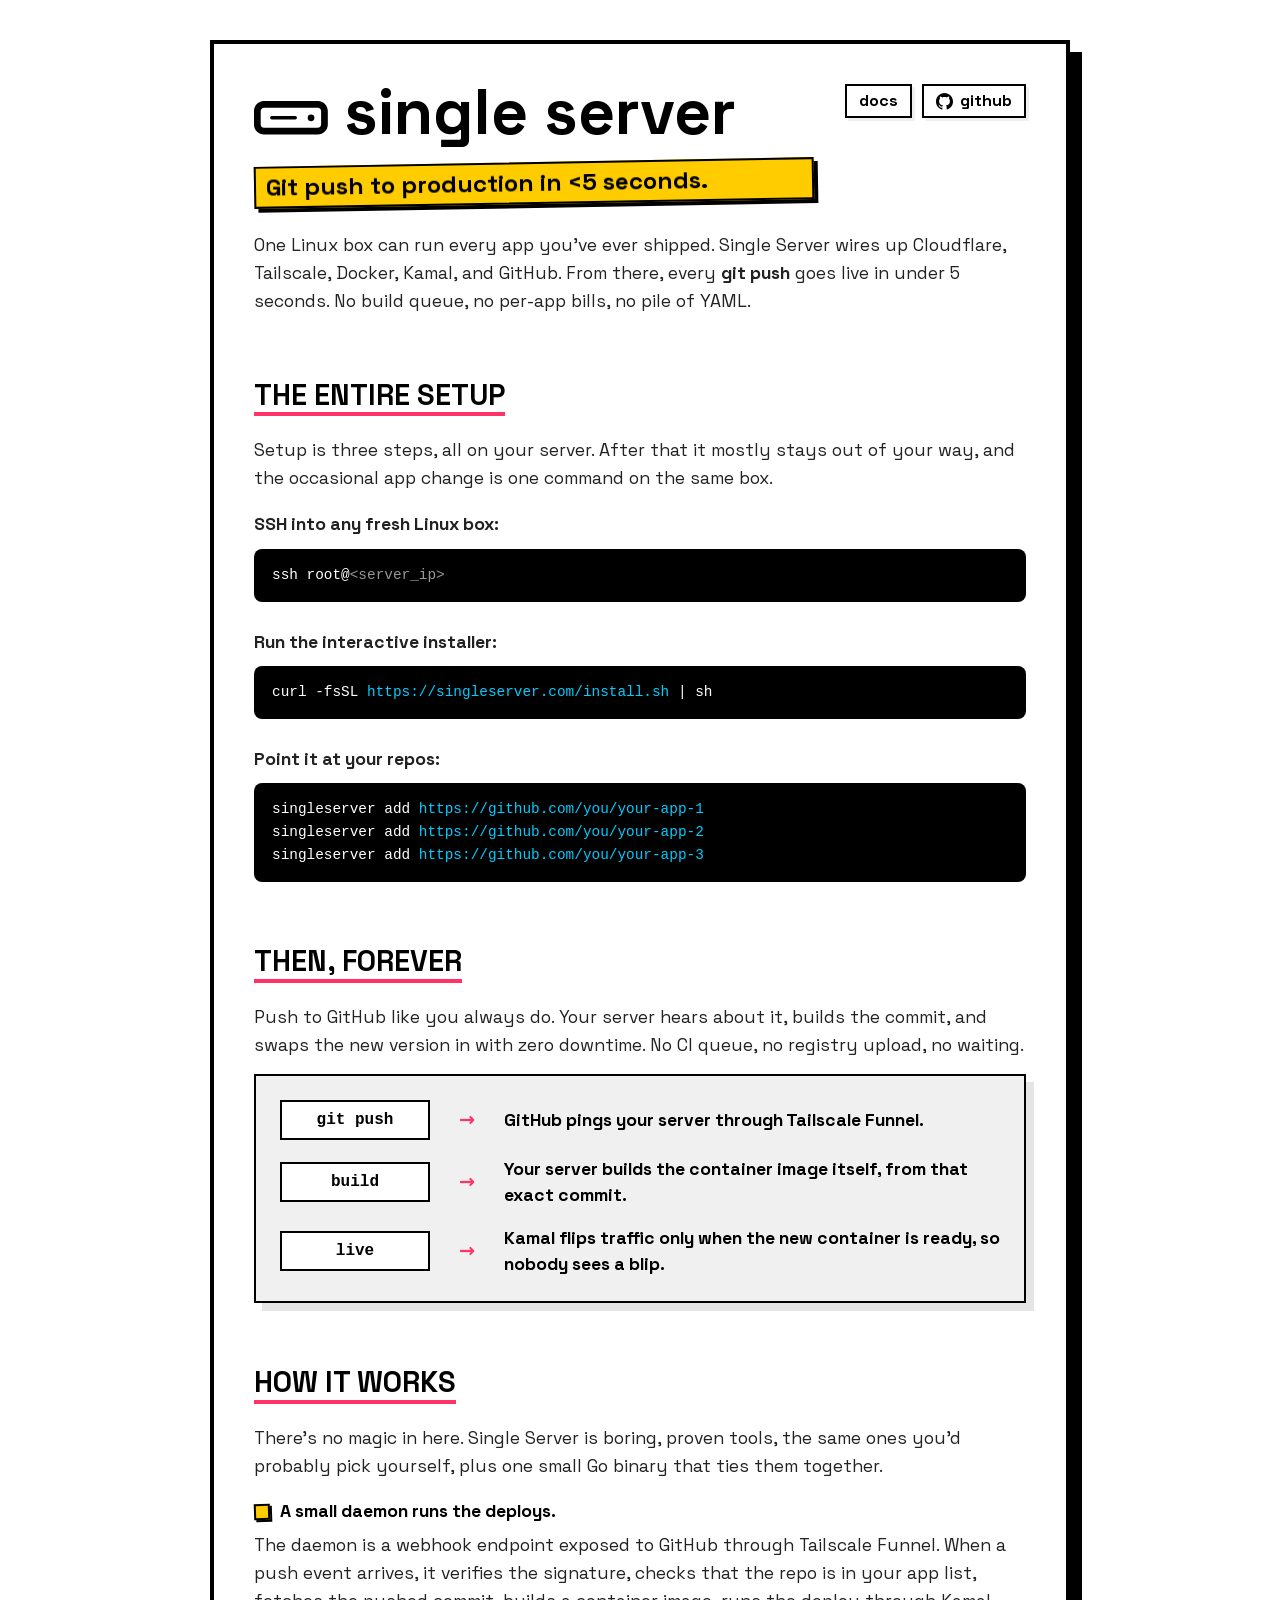
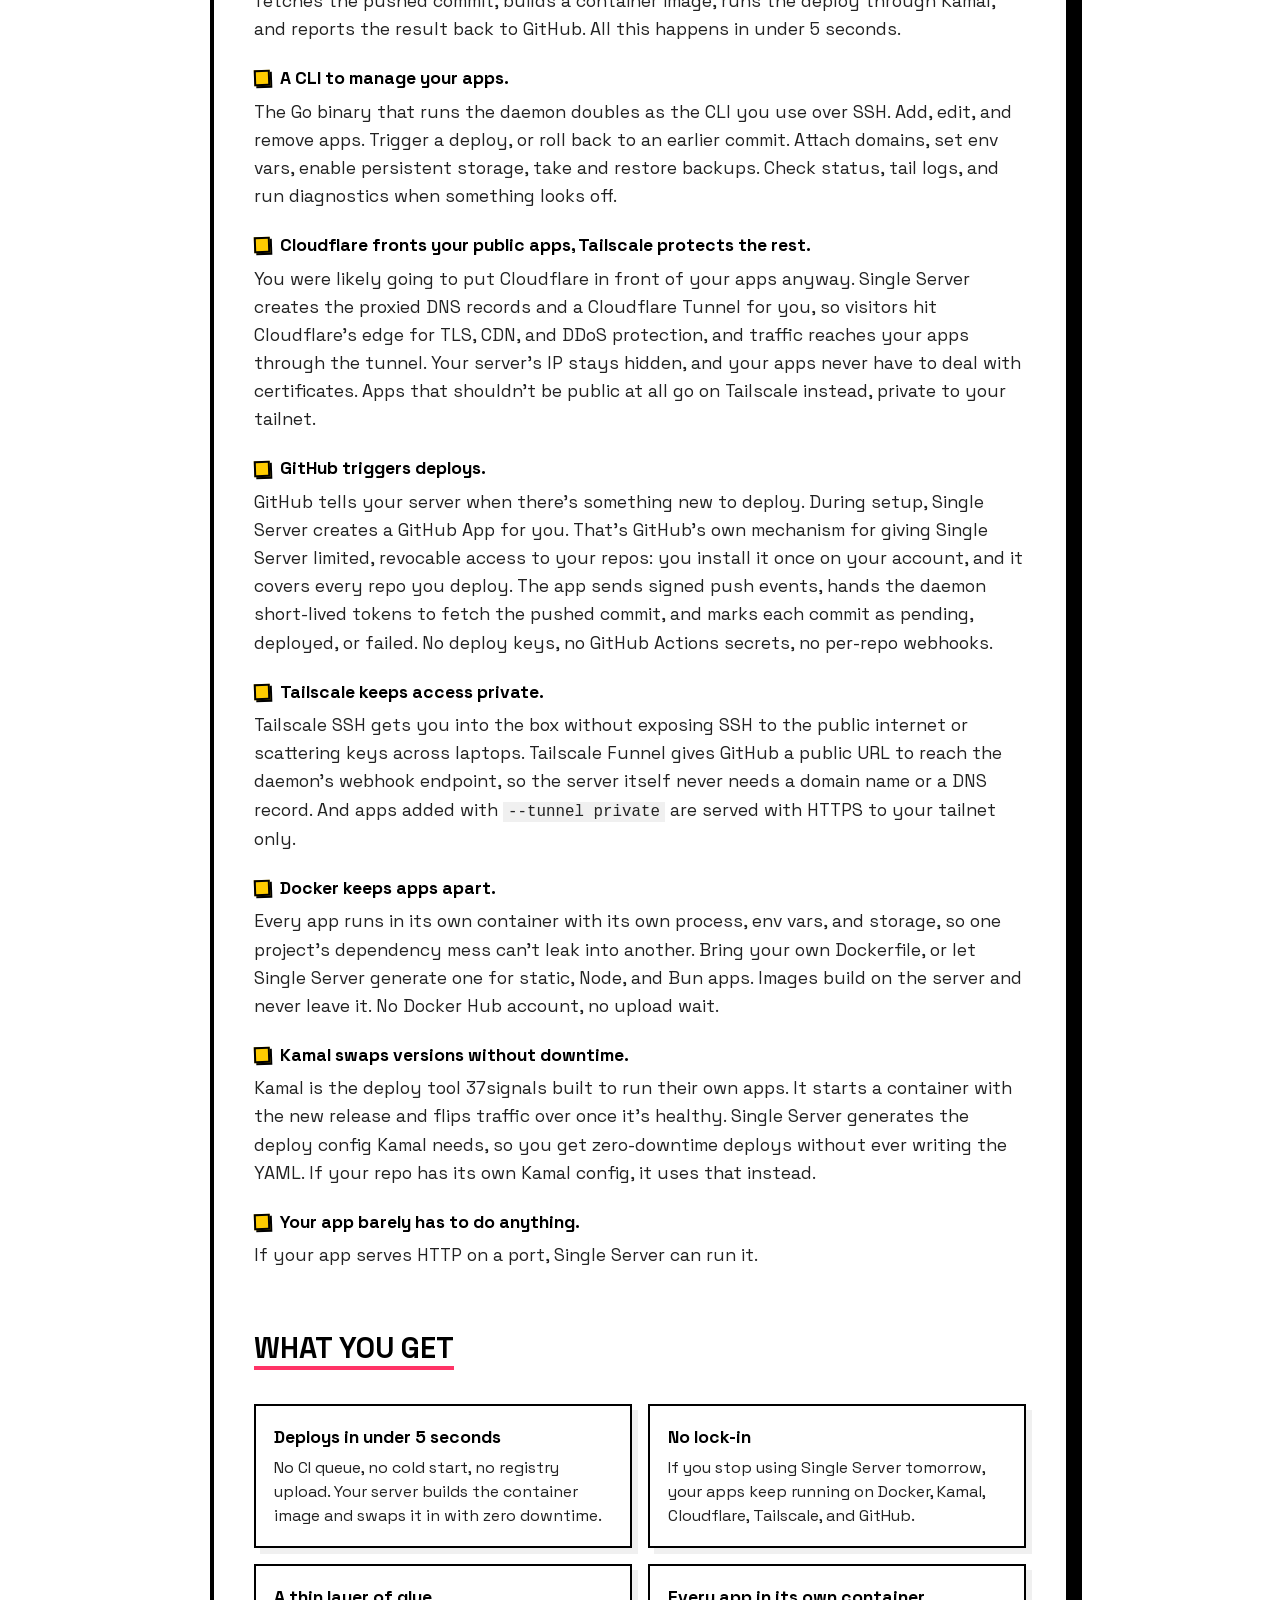
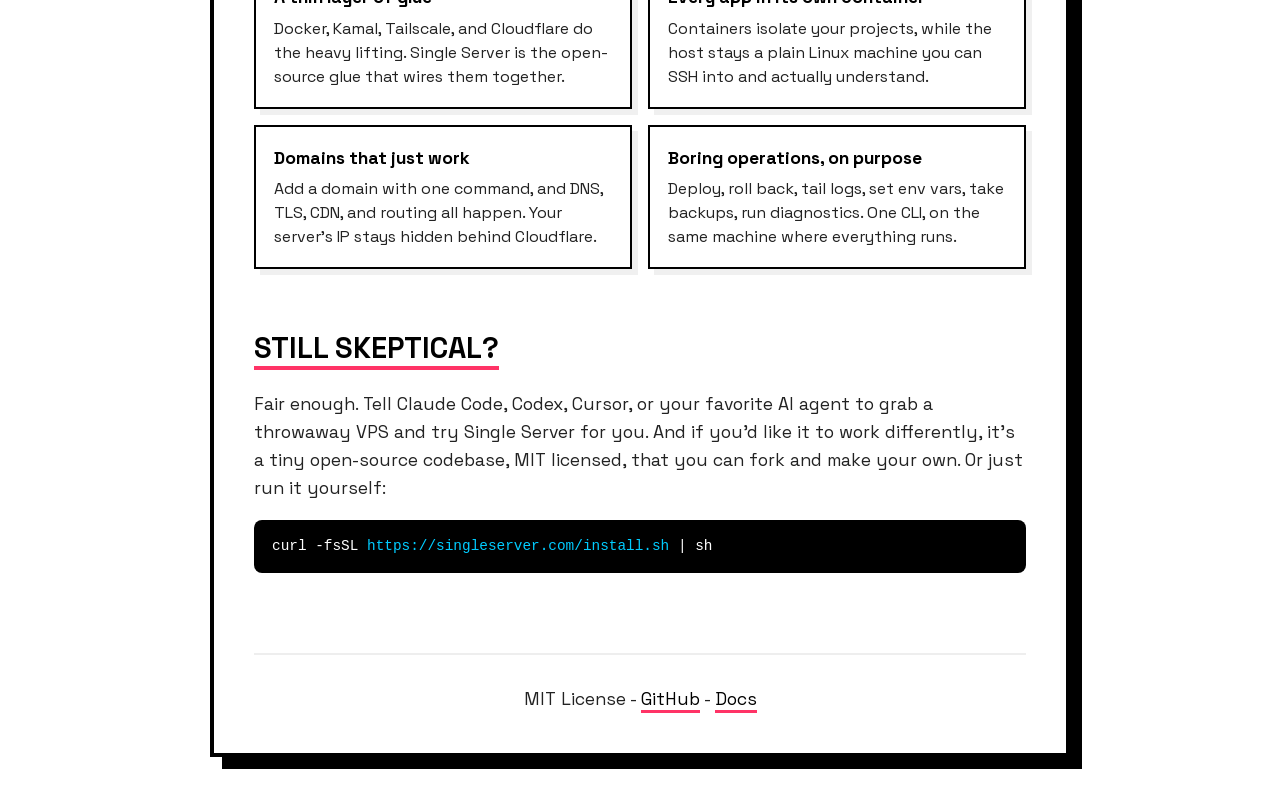
<file: www/index.html>
<!DOCTYPE html>
<html lang="en">
<head>
    <meta charset="UTF-8">
    <meta name="viewport" content="width=device-width, initial-scale=1.0">
    <title>Single Server - All your projects on a single server</title>
    <meta name="description" content="Single Server wires up Cloudflare, Tailscale, Docker, Kamal, and GitHub once, and every git push deploys in seconds.">
    <meta property="og:type" content="website">
    <meta property="og:site_name" content="Single Server">
    <meta property="og:title" content="All your projects on a single server">
    <meta property="og:description" content="Single Server wires up Cloudflare, Tailscale, Docker, Kamal, and GitHub once, and every git push deploys in seconds.">
    <meta property="og:url" content="https://singleserver.com/">
    <meta property="og:image" content="https://singleserver.com/og-image.png?v=2">
    <meta property="og:image:width" content="1200">
    <meta property="og:image:height" content="630">
    <meta property="og:image:alt" content="The Single Server homepage">
    <meta name="twitter:card" content="summary_large_image">
    <meta name="twitter:title" content="All your projects on a single server">
    <meta name="twitter:description" content="Single Server wires up Cloudflare, Tailscale, Docker, Kamal, and GitHub once, and every git push deploys in seconds.">
    <meta name="twitter:image" content="https://singleserver.com/og-image.png?v=2">
    <meta name="twitter:image:alt" content="The Single Server homepage">
    <link rel="icon" href="/favicon.ico" sizes="any">
    <link rel="icon" type="image/png" sizes="16x16" href="/favicon-16x16.png">
    <link rel="icon" type="image/png" sizes="32x32" href="/favicon-32x32.png">
    <link rel="icon" type="image/png" sizes="48x48" href="/favicon-48x48.png">
    <link rel="apple-touch-icon" sizes="180x180" href="/apple-touch-icon.png">
    <link rel="manifest" href="/site.webmanifest">
    <meta name="theme-color" content="#ffffff">
    <link rel="preload" href="fonts/space-grotesk.woff2" as="font" type="font/woff2" crossorigin>
    <link rel="stylesheet" href="style.css">
    <script src="script.js" defer></script>
    <script data-collect-dnt="true" async src="https://scripts.simpleanalyticscdn.com/latest.js"></script>
</head>
<body class="page-home">

<main>
    <nav class="site-nav" aria-label="Site">
        <a href="/docs/">docs</a>
        <a href="https://github.com/dvassallo/singleserver"><svg viewBox="0 0 24 24" fill="currentColor" aria-hidden="true"><path d="M12 0c-6.626 0-12 5.373-12 12 0 5.302 3.438 9.8 8.207 11.387.599.111.793-.261.793-.577v-2.234c-3.338.726-4.033-1.416-4.033-1.416-.546-1.387-1.333-1.756-1.333-1.756-1.089-.745.083-.729.083-.729 1.205.084 1.839 1.237 1.839 1.237 1.07 1.834 2.807 1.304 3.492.997.107-.775.418-1.305.762-1.604-2.665-.305-5.467-1.334-5.467-5.931 0-1.311.469-2.381 1.236-3.221-.124-.303-.535-1.524.117-3.176 0 0 1.008-.322 3.301 1.23.957-.266 1.983-.399 3.003-.404 1.02.005 2.047.138 3.006.404 2.291-1.552 3.297-1.23 3.297-1.23.653 1.653.242 2.874.118 3.176.77.84 1.235 1.911 1.235 3.221 0 4.609-2.807 5.624-5.479 5.921.43.372.823 1.102.823 2.222v3.293c0 .319.192.694.801.576 4.765-1.589 8.199-6.086 8.199-11.386 0-6.627-5.373-12-12-12z"/></svg>github</a>
    </nav>

    <header>
        <h1><a class="brand-link" href="/" aria-label="Single Server home"><svg class="brand-icon" viewBox="0 0 512 233" fill="currentColor" aria-hidden="true"><path d="M69.8 23.3v23.3h372.4c12.8 0 23.2 10.4 23.3 23.3V163c0 12.8-10.4 23.2-23.3 23.3H69.8c-12.8 0-23.2-10.4-23.3-23.3V69.9C46.6 57 57 46.6 69.8 46.5zV0C31.2 0 0 31.2 0 69.8v93.1c0 38.6 31.2 69.8 69.8 69.8h372.4c38.6 0 69.8-31.3 69.8-69.8V69.8C512 31.2 480.8 0 442.2 0H69.8z"/><rect x="111.7" y="104.7" width="186.2" height="23.3" rx="11.6"/><circle cx="395.6" cy="116.4" r="23.3"/></svg></a><span class="brand-wordmark">single server</span></h1>
        <div
            class="tagline"
            data-slogan-rotator
            data-slogans='["Git push to production in &lt;5 seconds.","Every side project. One server.","Zero-downtime deploys. Zero ceremony.","Set it up once. Forget it exists.","Your server is the platform.","Your whole portfolio on a $5 box.","More apps, same server.","Kamal deploys, no Kamal config.","New side project? One command.","Hobby apps, production manners."]'
        ><span class="tagline-text">Git push to production in &lt;5 seconds.</span></div>
        <p class="lede">One Linux box can run every app you've ever shipped. Single Server wires up Cloudflare, Tailscale, Docker, Kamal, and GitHub. From there, every <strong>git push</strong> goes live in under 5 seconds. No build queue, no per-app bills, no pile of YAML.</p>
    </header>

    <section>
        <h2 id="commands">The entire setup</h2>
        <p>Setup is three steps, all on your server. After that it mostly stays out of your way, and the occasional app change is one command on the same box.</p>

        <div class="commands-list">
            <div class="command-item">
                <p class="step-desc">SSH into any fresh Linux box:</p>
                <div class="code-wrapper">
                    <code class="code-block">ssh root@&lt;server_ip&gt;</code>
                    <button class="copy-btn" aria-label="Copy to clipboard">
                        <svg viewBox="0 0 24 24" fill="currentColor"><path d="M16 1H4c-1.1 0-2 .9-2 2v14h2V3h12V1zm3 4H8c-1.1 0-2 .9-2 2v14c0 1.1.9 2 2 2h11c1.1 0 2-.9 2-2V7c0-1.1-.9-2-2-2zm0 16H8V7h11v14z"/></svg>
                    </button>
                </div>
            </div>

            <div class="command-item">
                <p class="step-desc">Run the interactive installer:</p>
                <div class="code-wrapper">
                    <code class="code-block">curl -fsSL <span class="accent">https://singleserver.com/install.sh</span> | sh</code>
                    <button class="copy-btn" aria-label="Copy to clipboard">
                        <svg viewBox="0 0 24 24" fill="currentColor"><path d="M16 1H4c-1.1 0-2 .9-2 2v14h2V3h12V1zm3 4H8c-1.1 0-2 .9-2 2v14c0 1.1.9 2 2 2h11c1.1 0 2-.9 2-2V7c0-1.1-.9-2-2-2zm0 16H8V7h11v14z"/></svg>
                    </button>
                </div>
            </div>

            <div class="command-item">
                <p class="step-desc">Point it at your repos:</p>
                <div class="code-wrapper">
                    <pre class="code-block">singleserver add https://github.com/you/your-app-1
singleserver add https://github.com/you/your-app-2
singleserver add https://github.com/you/your-app-3</pre>
                    <button class="copy-btn" aria-label="Copy to clipboard">
                        <svg viewBox="0 0 24 24" fill="currentColor"><path d="M16 1H4c-1.1 0-2 .9-2 2v14h2V3h12V1zm3 4H8c-1.1 0-2 .9-2 2v14c0 1.1.9 2 2 2h11c1.1 0 2-.9 2-2V7c0-1.1-.9-2-2-2zm0 16H8V7h11v14z"/></svg>
                    </button>
                </div>
            </div>
        </div>
    </section>

    <section>
        <h2 id="flow">Then, forever</h2>
        <p>Push to GitHub like you always do. Your server hears about it, builds the commit, and swaps the new version in with zero downtime. No CI queue, no registry upload, no waiting.</p>

        <div class="flow-box">
            <div class="flow-row">
                <span class="pill">git push</span>
                <span class="connector">&rarr;</span>
                <span class="result">GitHub pings your server through Tailscale Funnel.</span>
            </div>
            <div class="flow-row">
                <span class="pill">build</span>
                <span class="connector">&rarr;</span>
                <span class="result">Your server builds the container image itself, from that exact commit.</span>
            </div>
            <div class="flow-row">
                <span class="pill">live</span>
                <span class="connector">&rarr;</span>
                <span class="result">Kamal flips traffic only when the new container is ready, so nobody sees a blip.</span>
            </div>
        </div>
    </section>

    <section>
        <h2 id="how">How it works</h2>
        <p>There's no magic in here. Single Server is boring, proven tools, the same ones you'd probably pick yourself, plus one small Go binary that ties them together.</p>

        <div class="how-list">
            <div class="how-item">
                <strong>A small daemon runs the deploys.</strong>
                <p>The daemon is a webhook endpoint exposed to GitHub through Tailscale Funnel. When a push event arrives, it verifies the signature, checks that the repo is in your app list, fetches the pushed commit, builds a container image, runs the deploy through Kamal, and reports the result back to GitHub. All this happens in under 5 seconds.</p>
            </div>
            <div class="how-item">
                <strong>A CLI to manage your apps.</strong>
                <p>The Go binary that runs the daemon doubles as the CLI you use over SSH. Add, edit, and remove apps. Trigger a deploy, or roll back to an earlier commit. Attach domains, set env vars, enable persistent storage, take and restore backups. Check status, tail logs, and run diagnostics when something looks off.</p>
            </div>
            <div class="how-item">
                <strong>Cloudflare fronts your public apps, Tailscale protects the rest.</strong>
                <p>You were likely going to put Cloudflare in front of your apps anyway. Single Server creates the proxied DNS records and a Cloudflare Tunnel for you, so visitors hit Cloudflare's edge for TLS, CDN, and DDoS protection, and traffic reaches your apps through the tunnel. Your server's IP stays hidden, and your apps never have to deal with certificates. Apps that shouldn't be public at all go on Tailscale instead, private to your tailnet.</p>
            </div>
            <div class="how-item">
                <strong>GitHub triggers deploys.</strong>
                <p>GitHub tells your server when there's something new to deploy. During setup, Single Server creates a GitHub App for you. That's GitHub's own mechanism for giving Single Server limited, revocable access to your repos: you install it once on your account, and it covers every repo you deploy. The app sends signed push events, hands the daemon short-lived tokens to fetch the pushed commit, and marks each commit as pending, deployed, or failed. No deploy keys, no GitHub Actions secrets, no per-repo webhooks.</p>
            </div>
            <div class="how-item">
                <strong>Tailscale keeps access private.</strong>
                <p>Tailscale SSH gets you into the box without exposing SSH to the public internet or scattering keys across laptops. Tailscale Funnel gives GitHub a public URL to reach the daemon's webhook endpoint, so the server itself never needs a domain name or a DNS record. And apps added with <code>--tunnel private</code> are served with HTTPS to your tailnet only.</p>
            </div>
            <div class="how-item">
                <strong>Docker keeps apps apart.</strong>
                <p>Every app runs in its own container with its own process, env vars, and storage, so one project's dependency mess can't leak into another. Bring your own Dockerfile, or let Single Server generate one for static, Node, and Bun apps. Images build on the server and never leave it. No Docker Hub account, no upload wait.</p>
            </div>
            <div class="how-item">
                <strong>Kamal swaps versions without downtime.</strong>
                <p>Kamal is the deploy tool 37signals built to run their own apps. It starts a container with the new release and flips traffic over once it's healthy. Single Server generates the deploy config Kamal needs, so you get zero-downtime deploys without ever writing the YAML. If your repo has its own Kamal config, it uses that instead.</p>
            </div>
            <div class="how-item">
                <strong>Your app barely has to do anything.</strong>
                <p>If your app serves HTTP on a port, Single Server can run it.</p>
            </div>
        </div>
    </section>

    <section>
        <h2 id="features">What you get</h2>
        <div class="feature-grid">
            <div class="feature">
                <strong>Deploys in under 5 seconds</strong>
                <p>No CI queue, no cold start, no registry upload. Your server builds the container image and swaps it in with zero downtime.</p>
            </div>
            <div class="feature">
                <strong>No lock-in</strong>
                <p>If you stop using Single Server tomorrow, your apps keep running on Docker, Kamal, Cloudflare, Tailscale, and GitHub.</p>
            </div>
            <div class="feature">
                <strong>A thin layer of glue</strong>
                <p>Docker, Kamal, Tailscale, and Cloudflare do the heavy lifting. Single Server is the open-source glue that wires them together.</p>
            </div>
            <div class="feature">
                <strong>Every app in its own container</strong>
                <p>Containers isolate your projects, while the host stays a plain Linux machine you can SSH into and actually understand.</p>
            </div>
            <div class="feature">
                <strong>Domains that just work</strong>
                <p>Add a domain with one command, and DNS, TLS, CDN, and routing all happen. Your server's IP stays hidden behind Cloudflare.</p>
            </div>
            <div class="feature">
                <strong>Boring operations, on purpose</strong>
                <p>Deploy, roll back, tail logs, set env vars, take backups, run diagnostics. One CLI, on the same machine where everything runs.</p>
            </div>
        </div>
    </section>

    <section>
        <h2 id="try">Still skeptical?</h2>
        <p>Fair enough. Tell Claude Code, Codex, Cursor, or your favorite AI agent to grab a throwaway VPS and try Single Server for you. And if you'd like it to work differently, it's a tiny open-source codebase, MIT licensed, that you can fork and make your own. Or just run it yourself:</p>

        <div class="commands-list">
            <div class="command-item">
                <div class="code-wrapper">
                    <code class="code-block">curl -fsSL <span class="accent">https://singleserver.com/install.sh</span> | sh</code>
                    <button class="copy-btn" aria-label="Copy to clipboard">
                        <svg viewBox="0 0 24 24" fill="currentColor"><path d="M16 1H4c-1.1 0-2 .9-2 2v14h2V3h12V1zm3 4H8c-1.1 0-2 .9-2 2v14c0 1.1.9 2 2 2h11c1.1 0 2-.9 2-2V7c0-1.1-.9-2-2-2zm0 16H8V7h11v14z"/></svg>
                    </button>
                </div>
            </div>
        </div>
    </section>

    <footer>
        <p>MIT License - <a href="https://github.com/dvassallo/singleserver">GitHub</a> - <a href="/docs/">Docs</a></p>
    </footer>
</main>



</body>
</html>
</file>
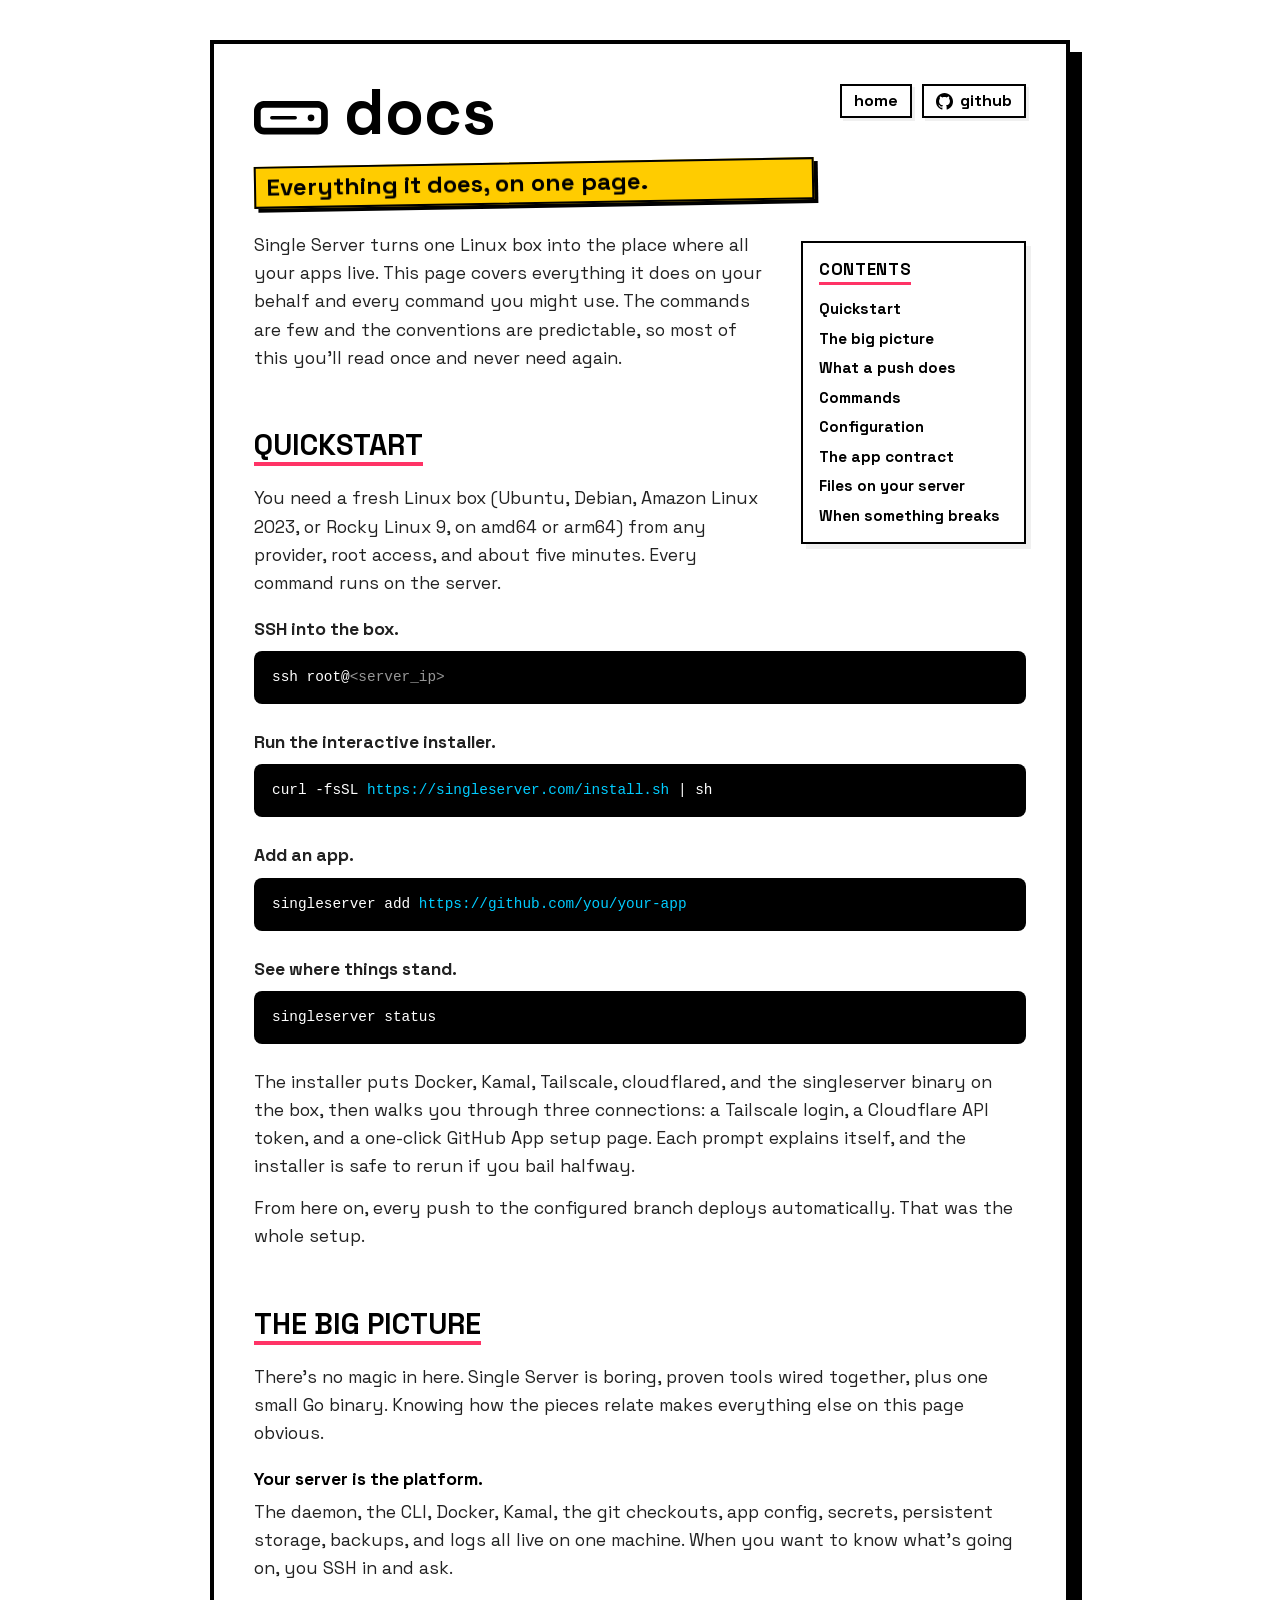
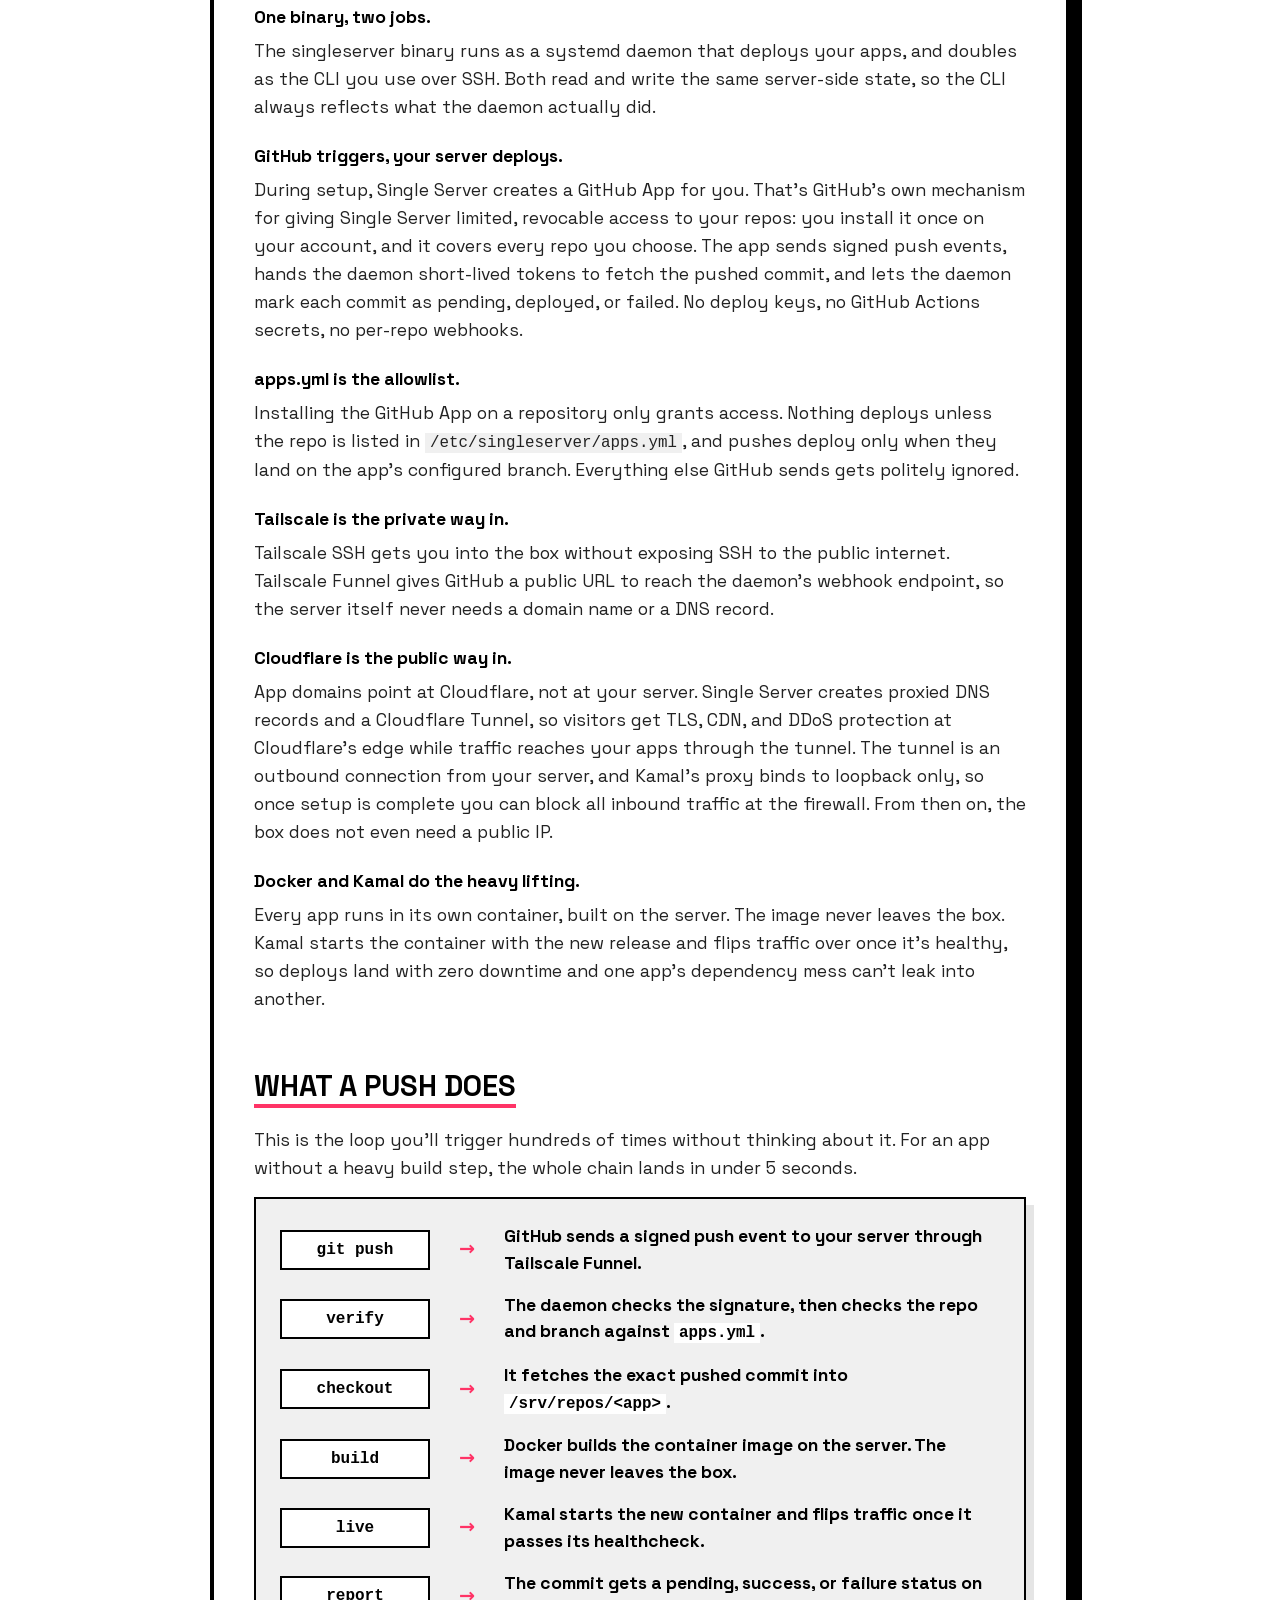
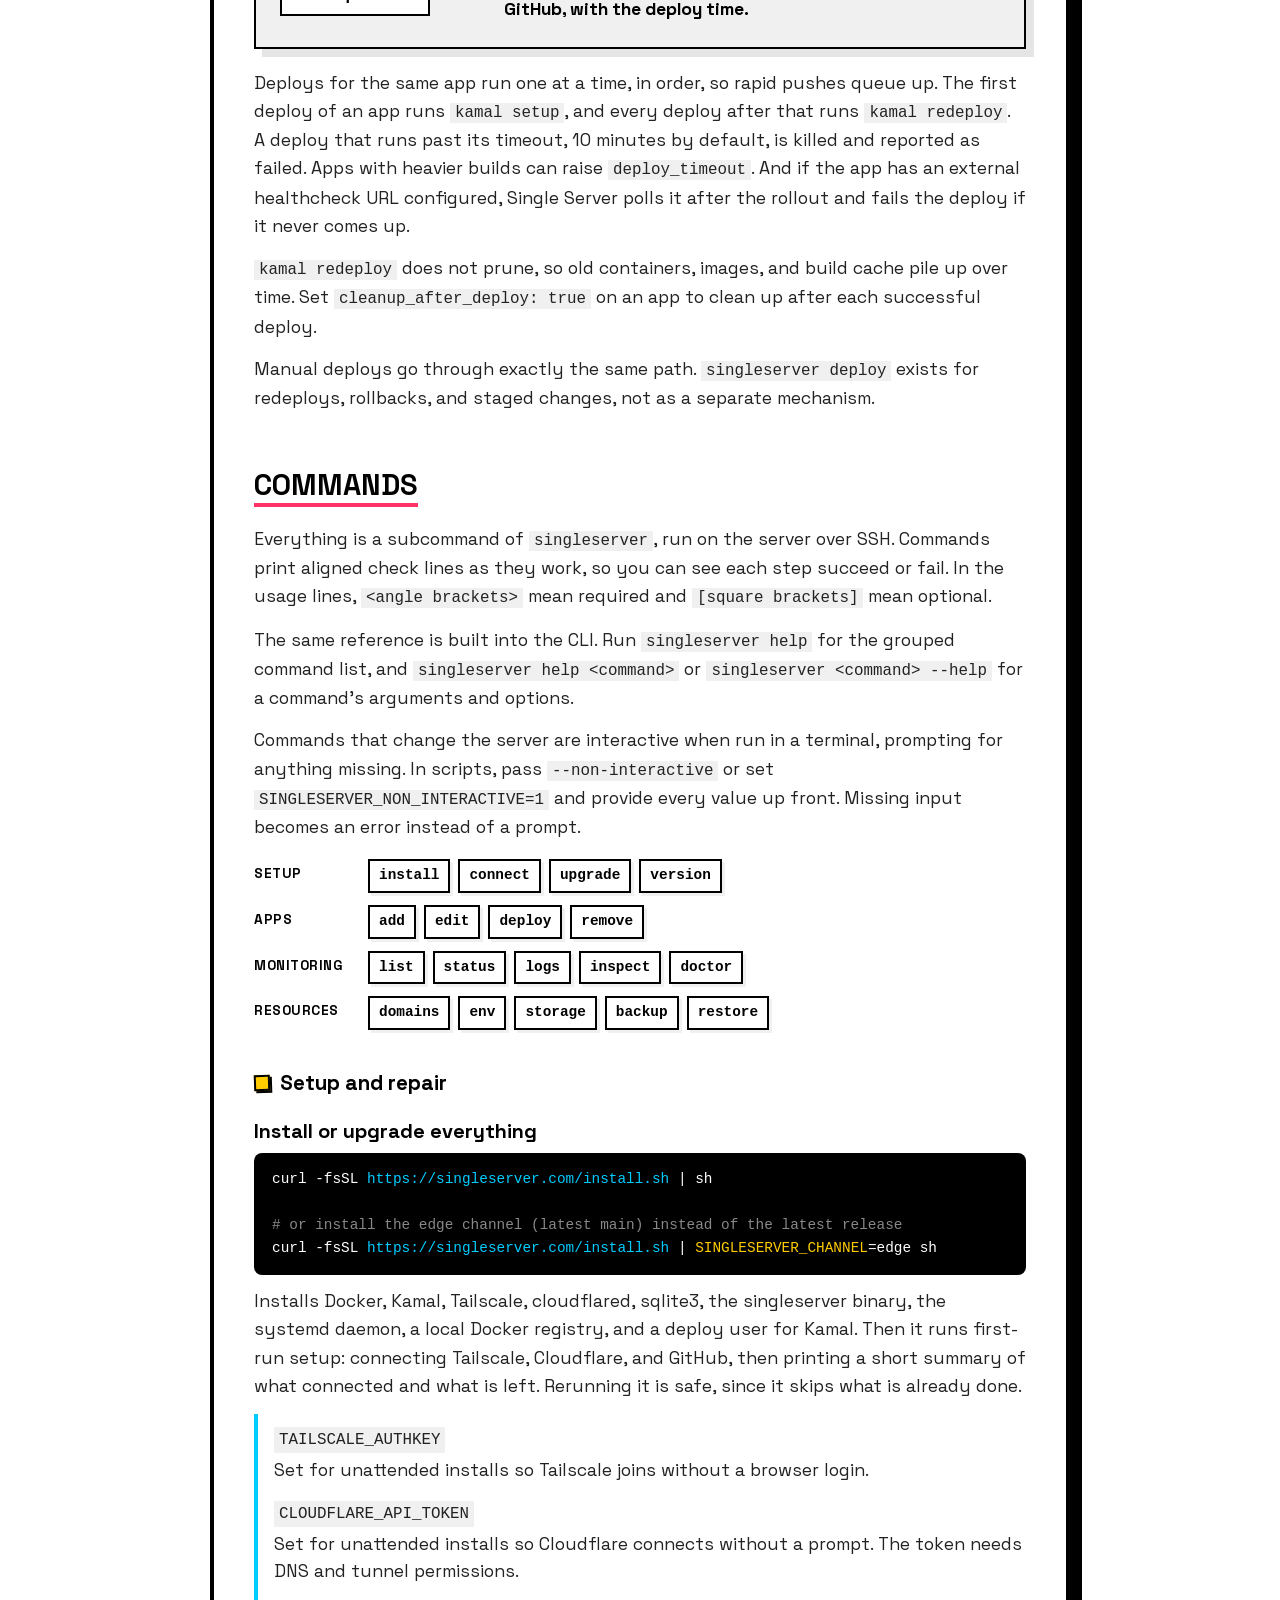
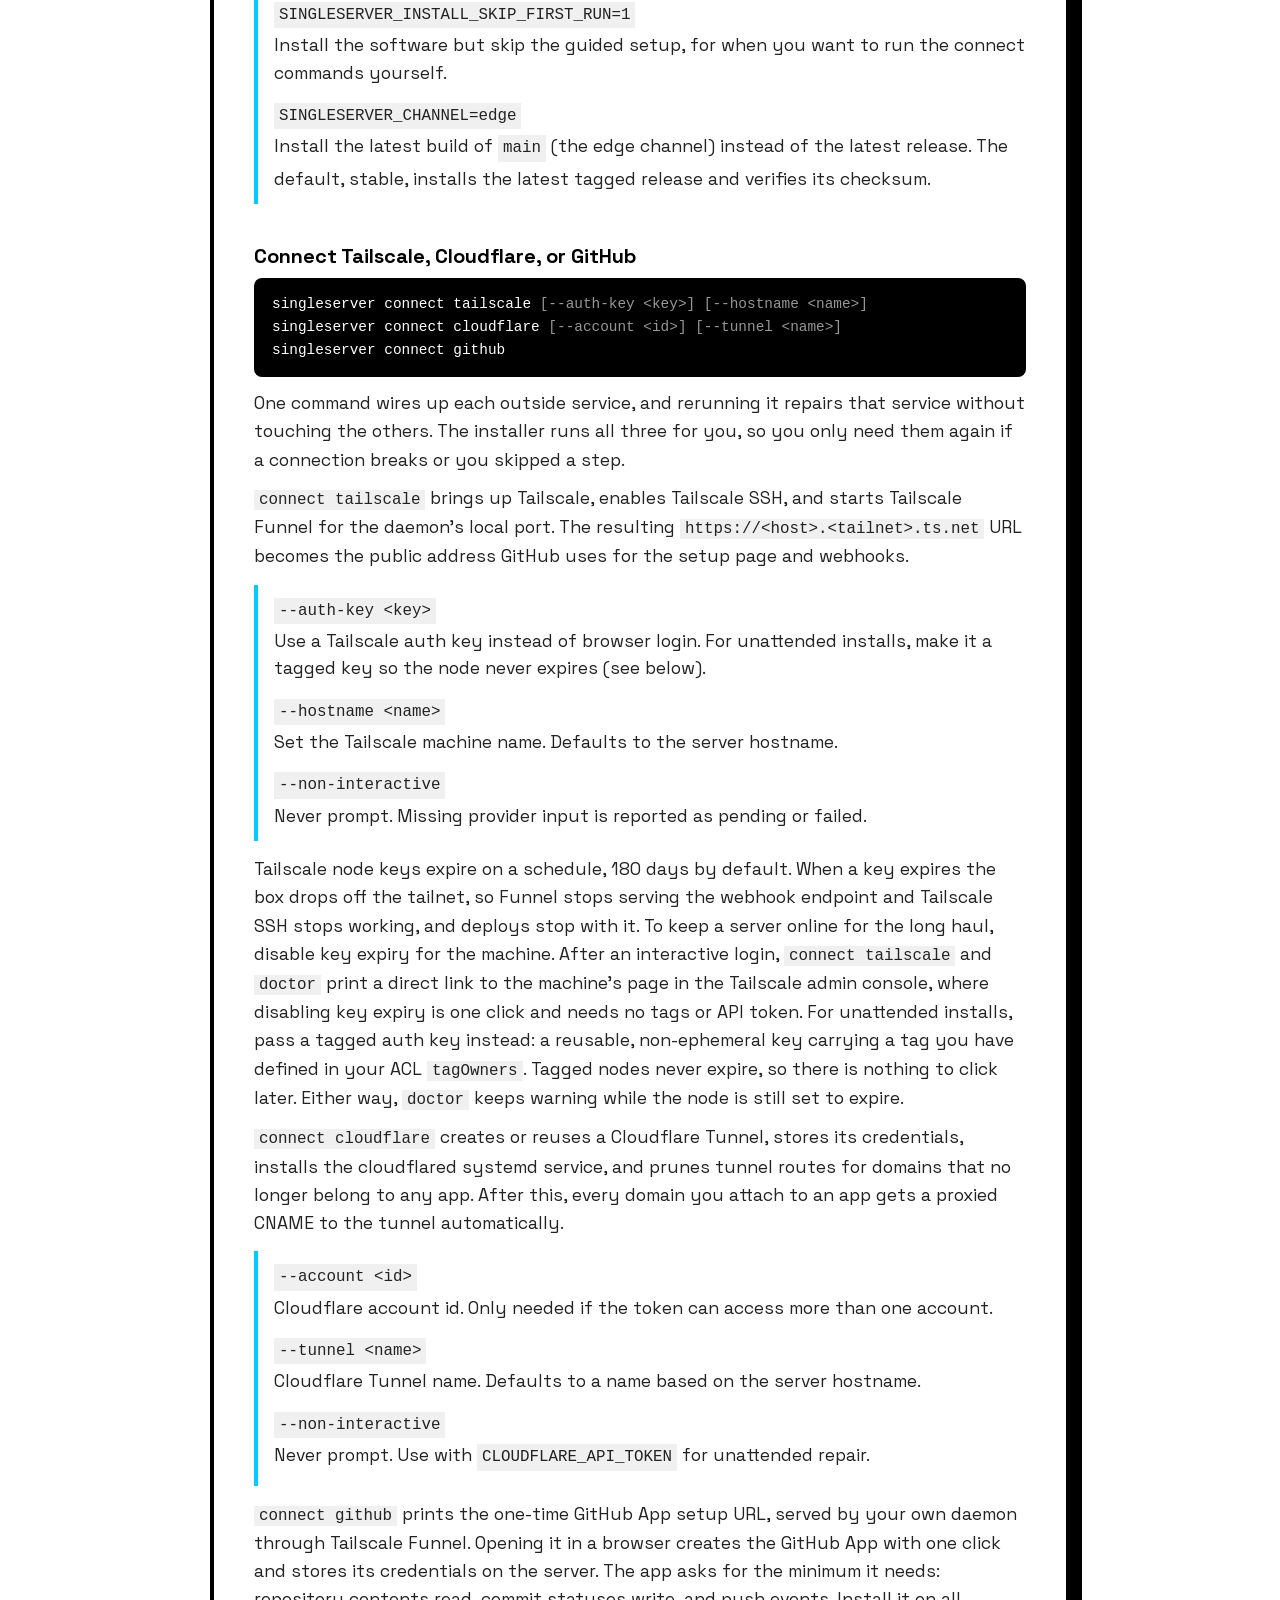
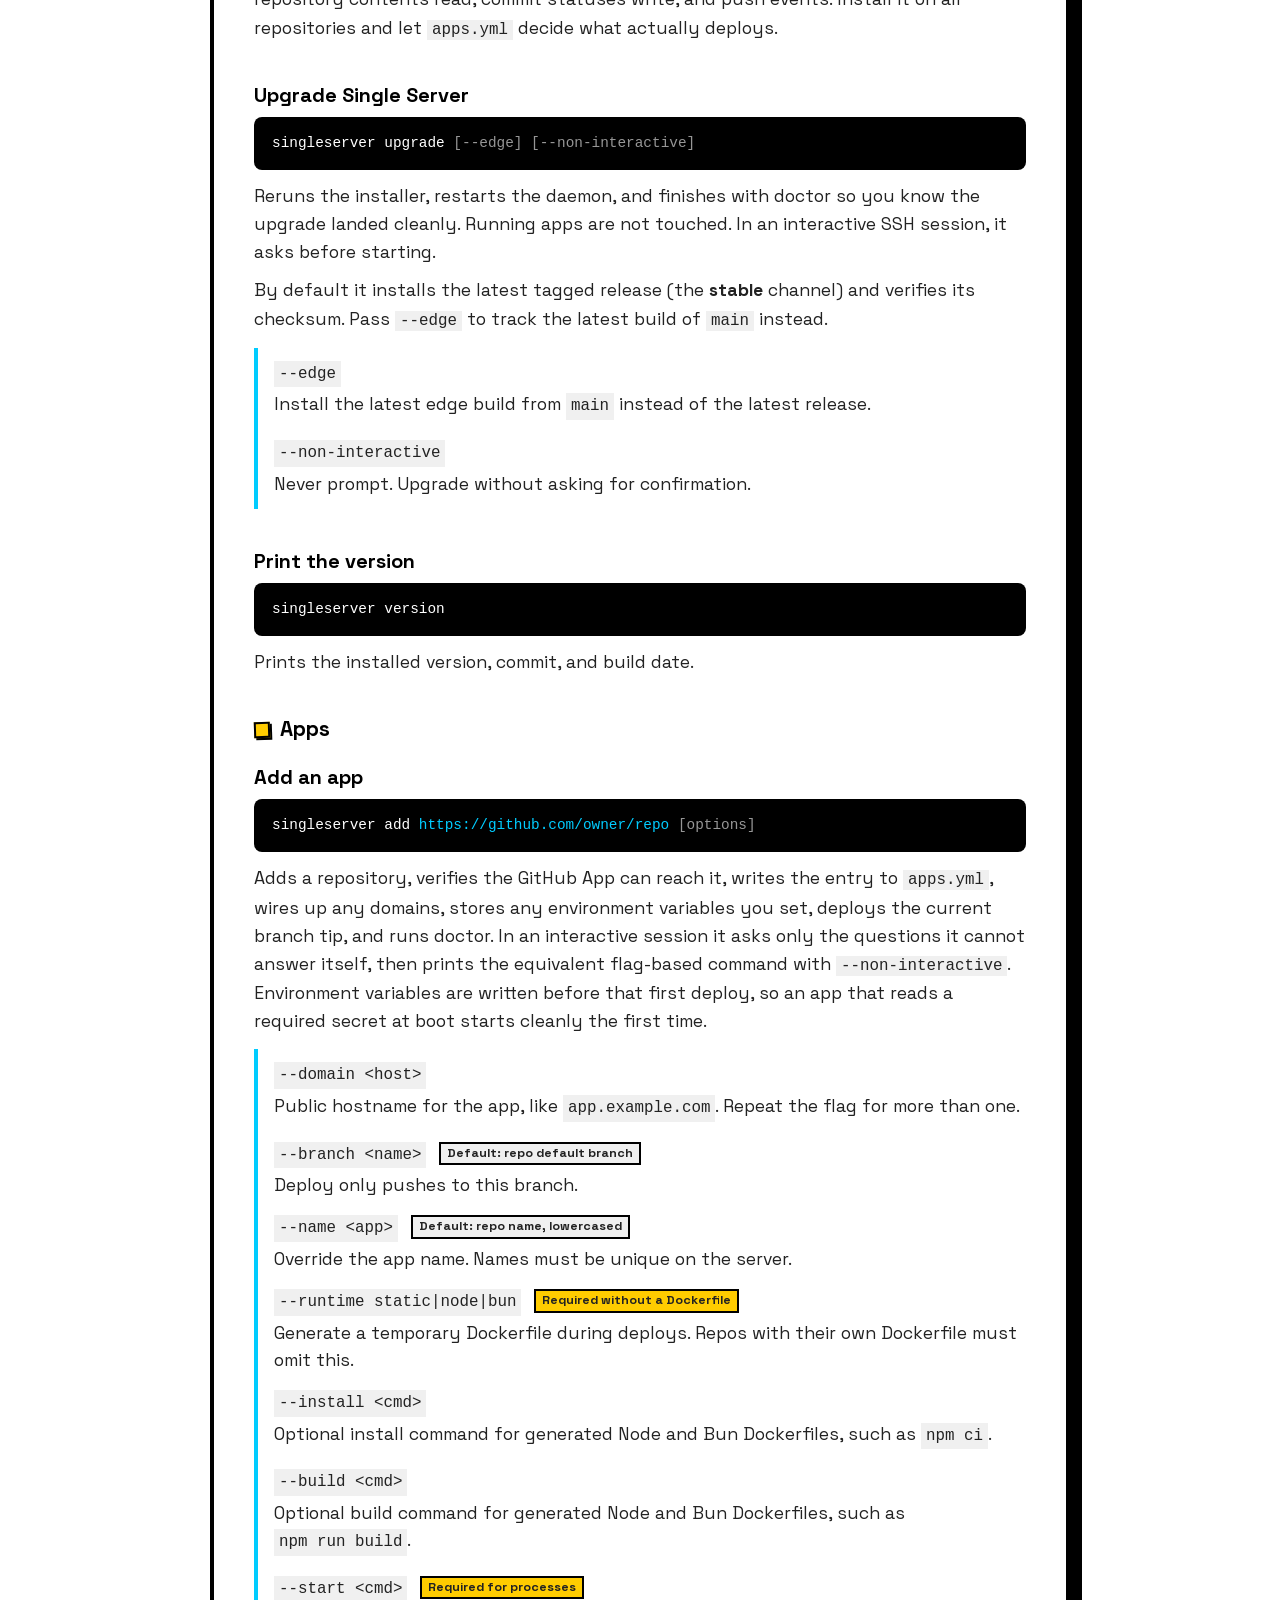
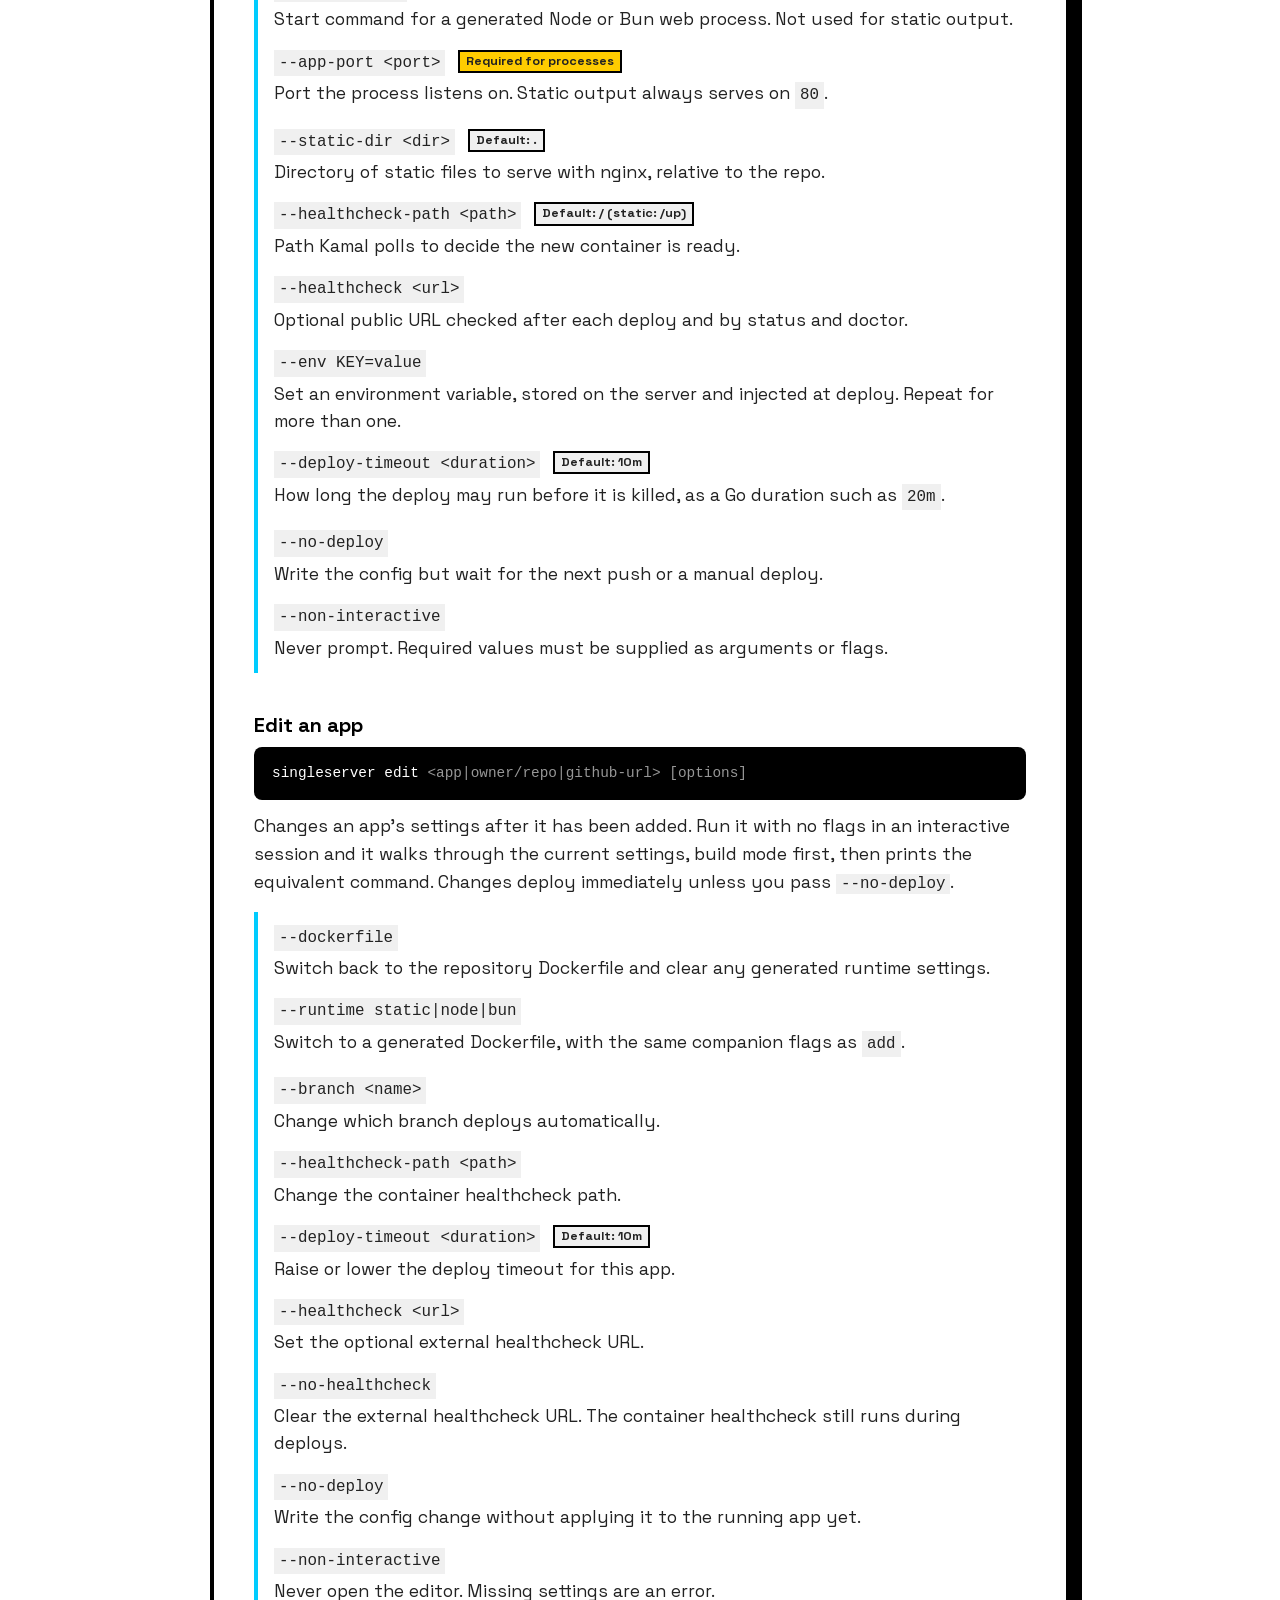
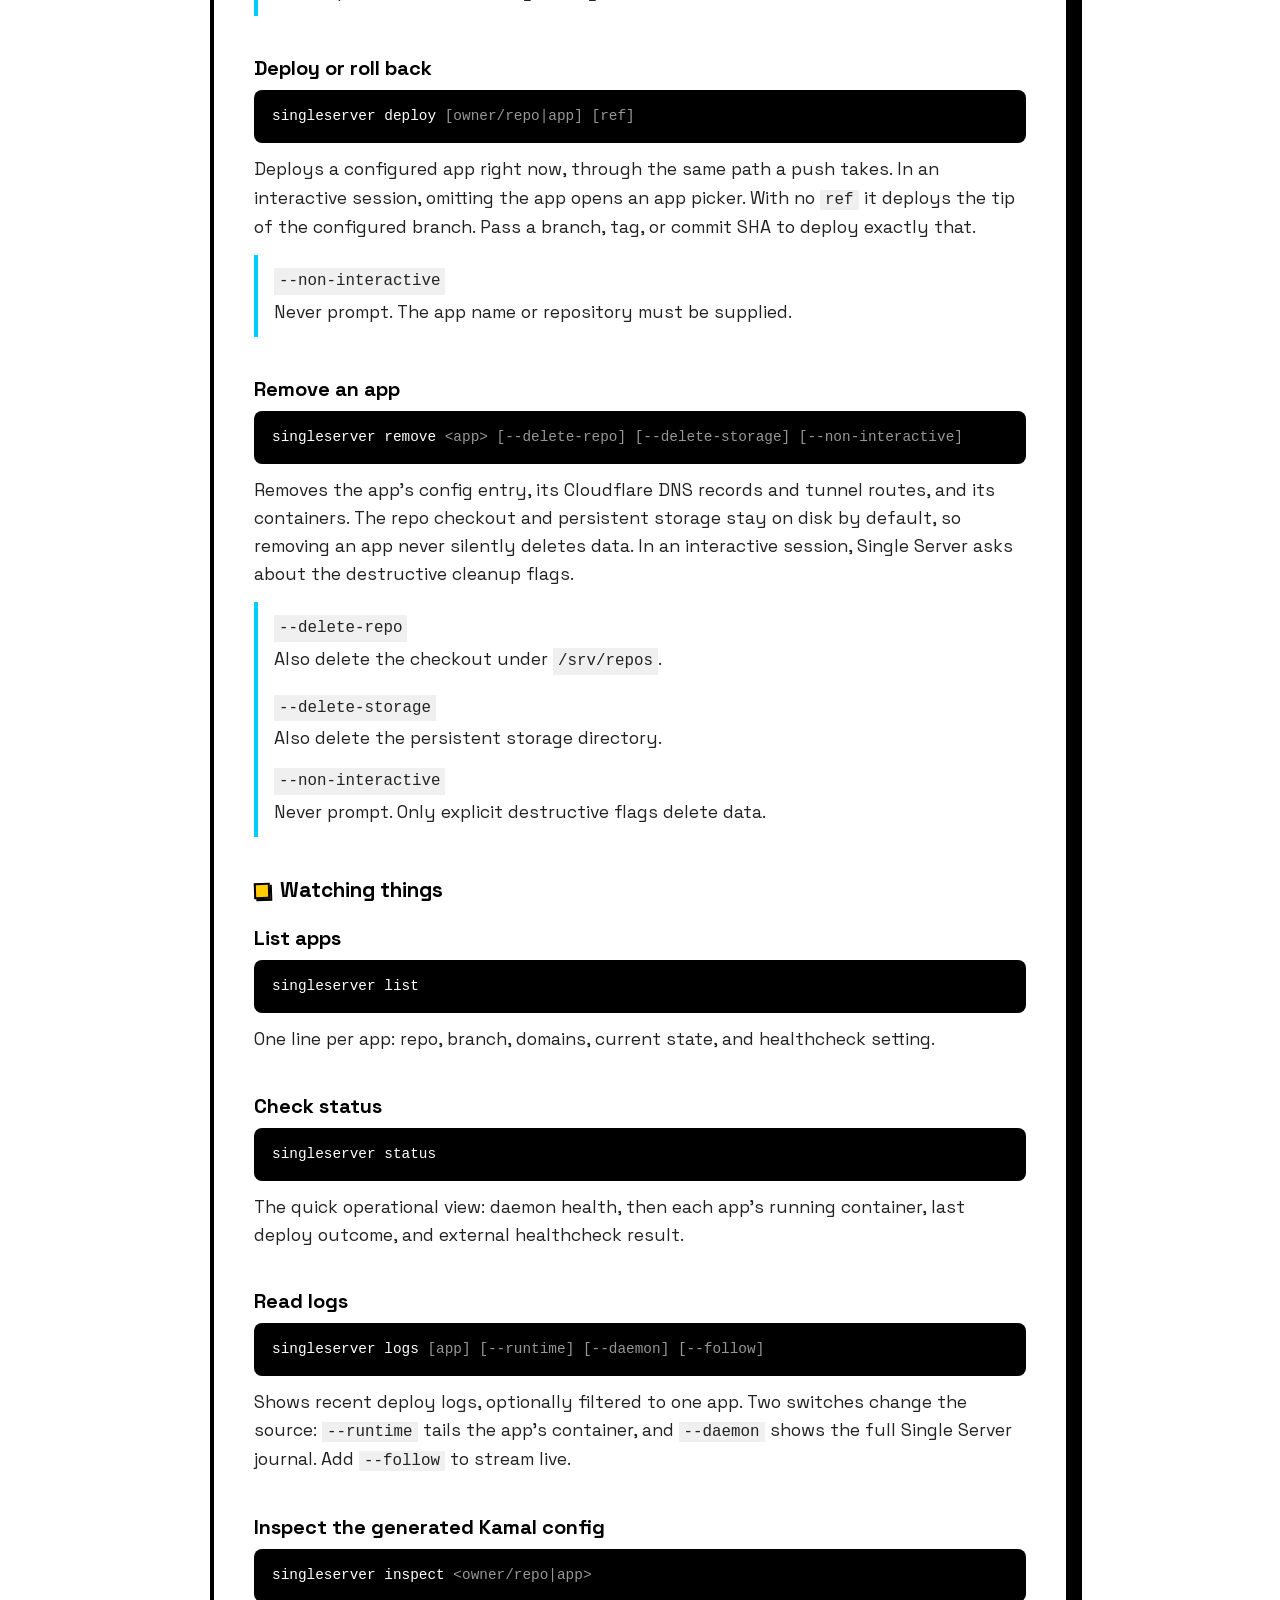
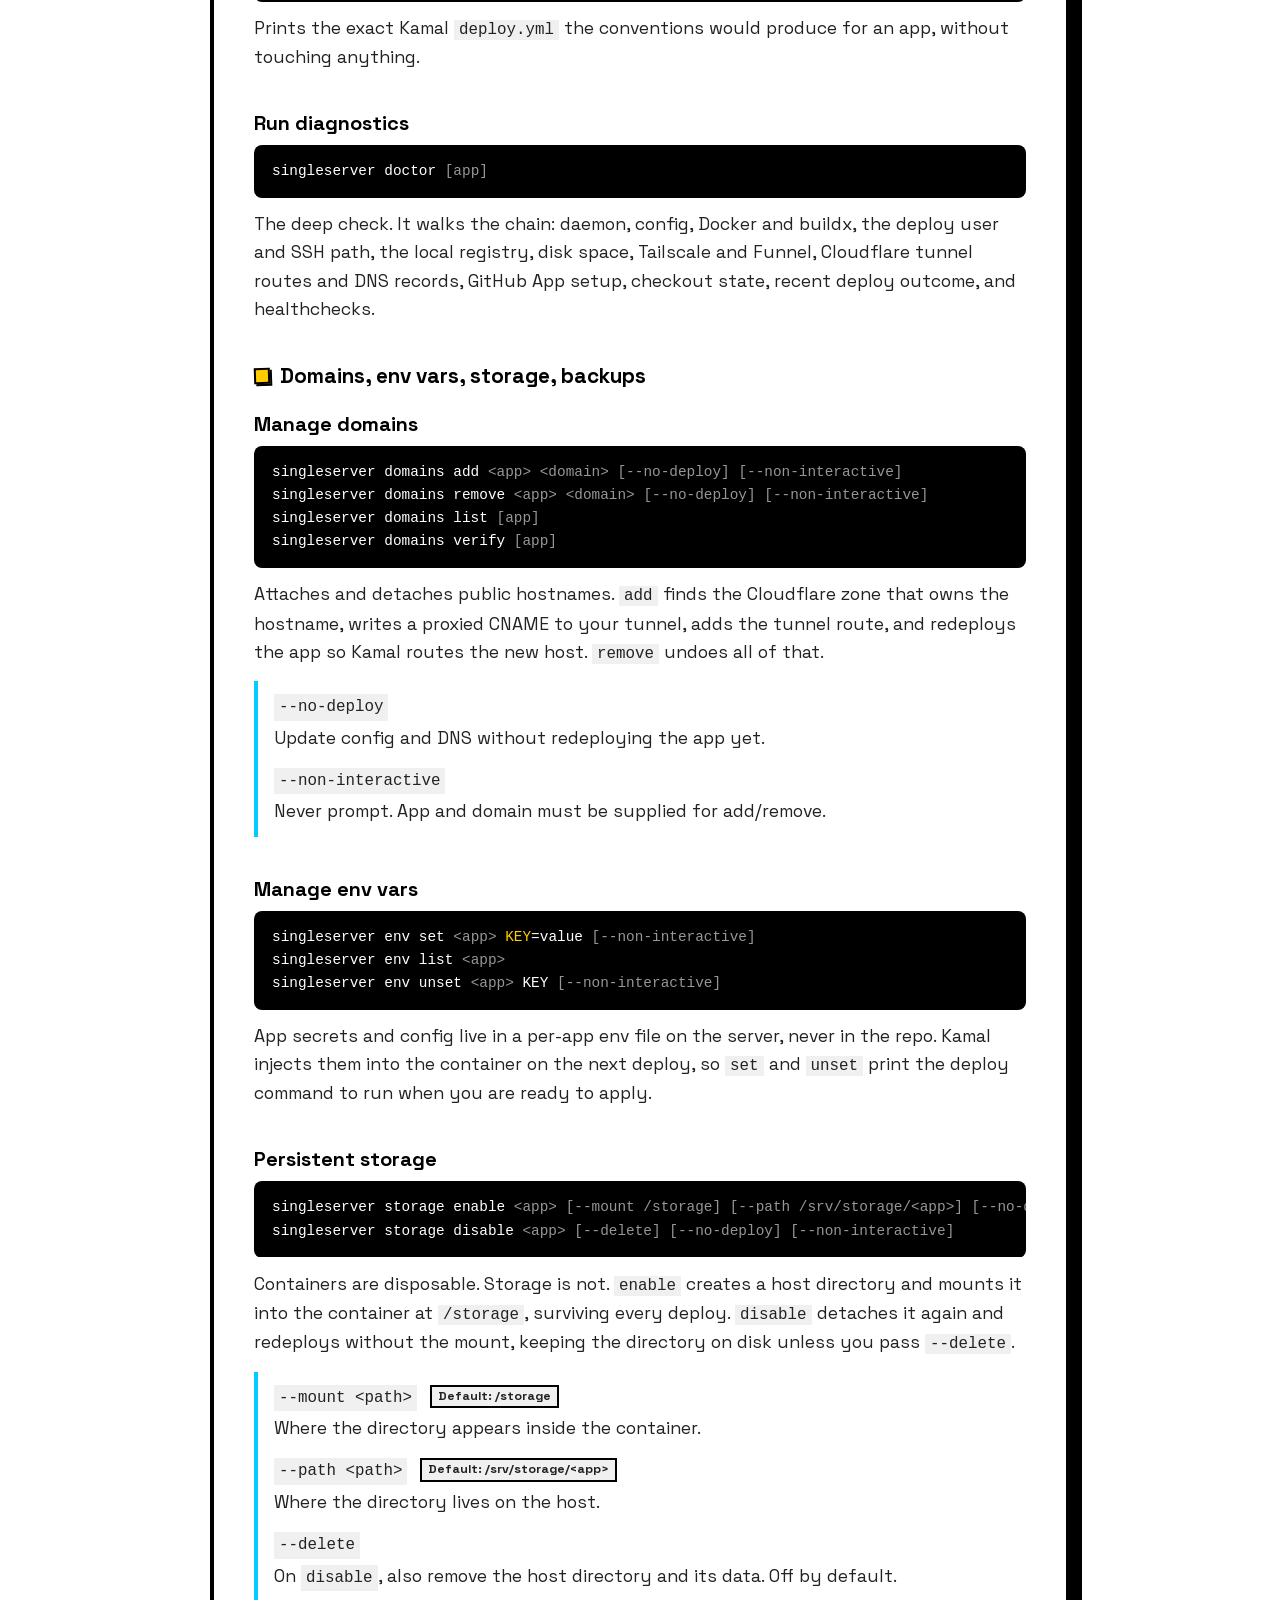
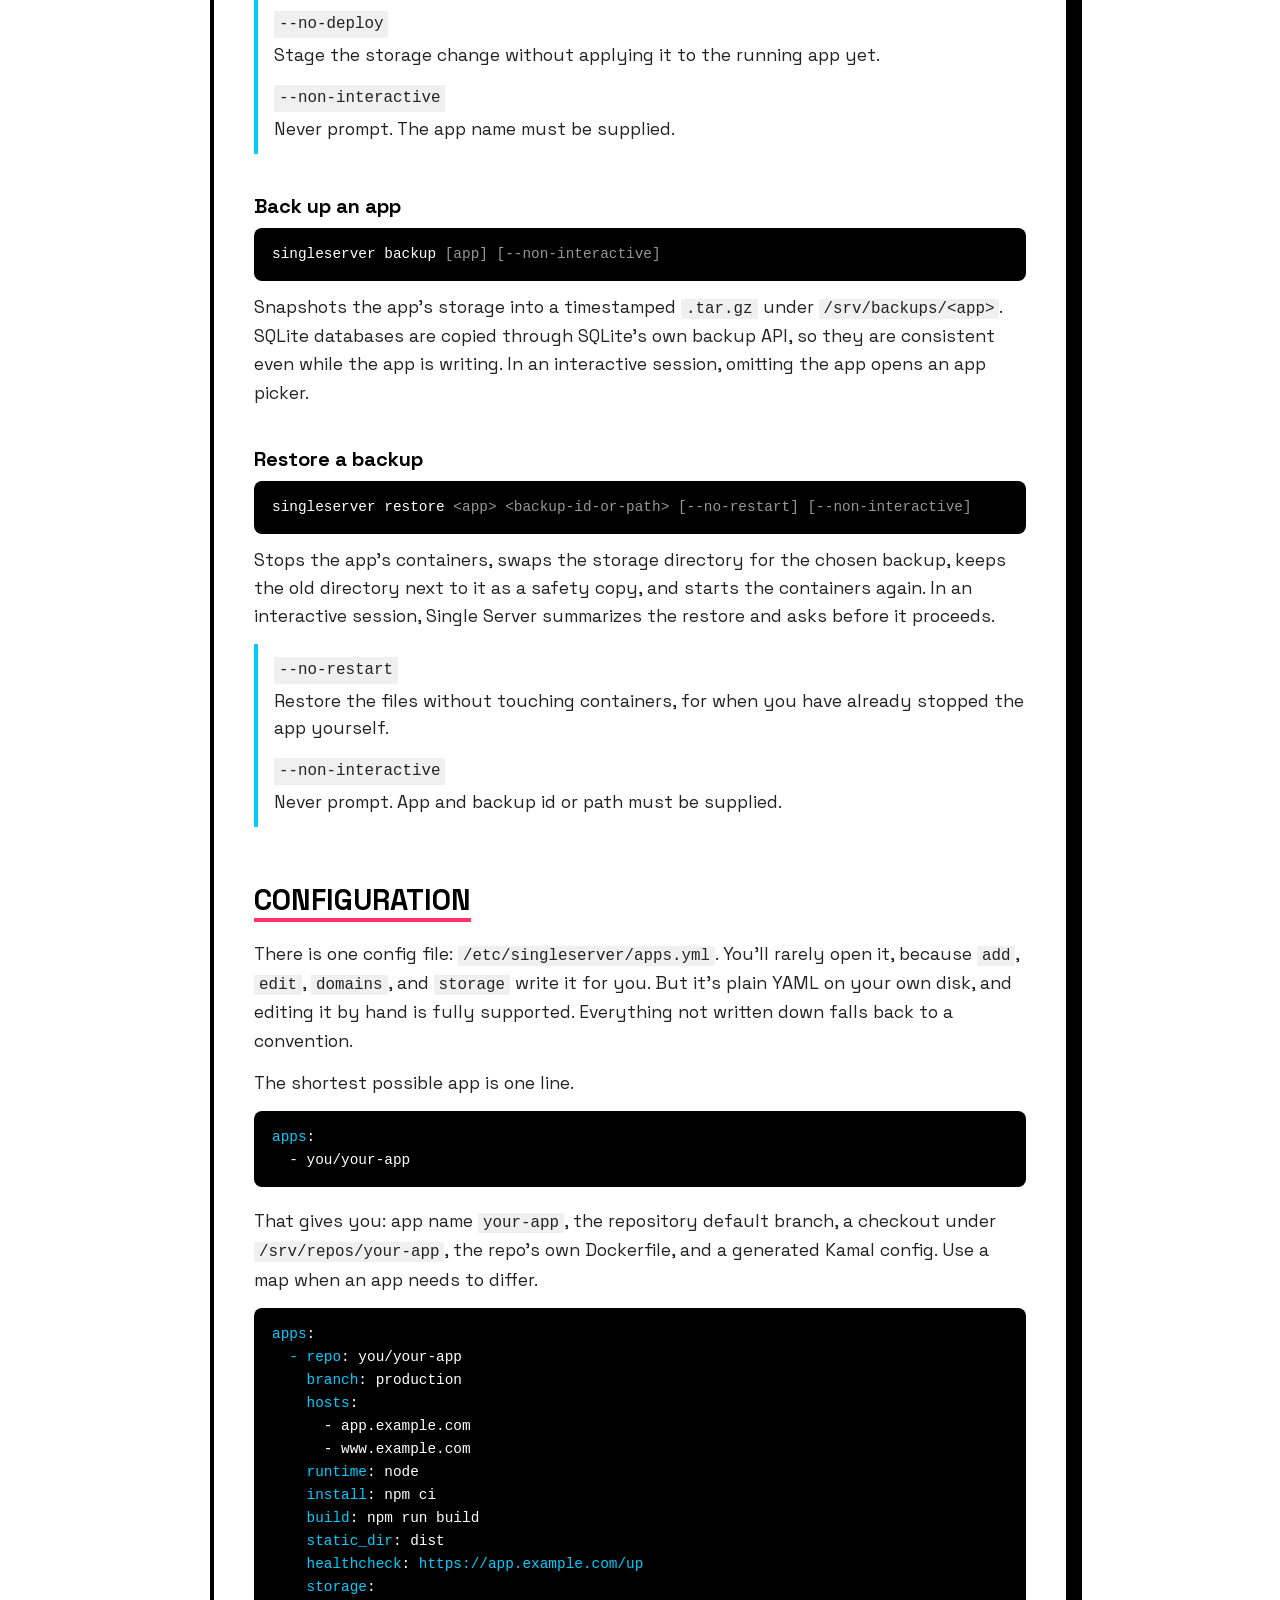
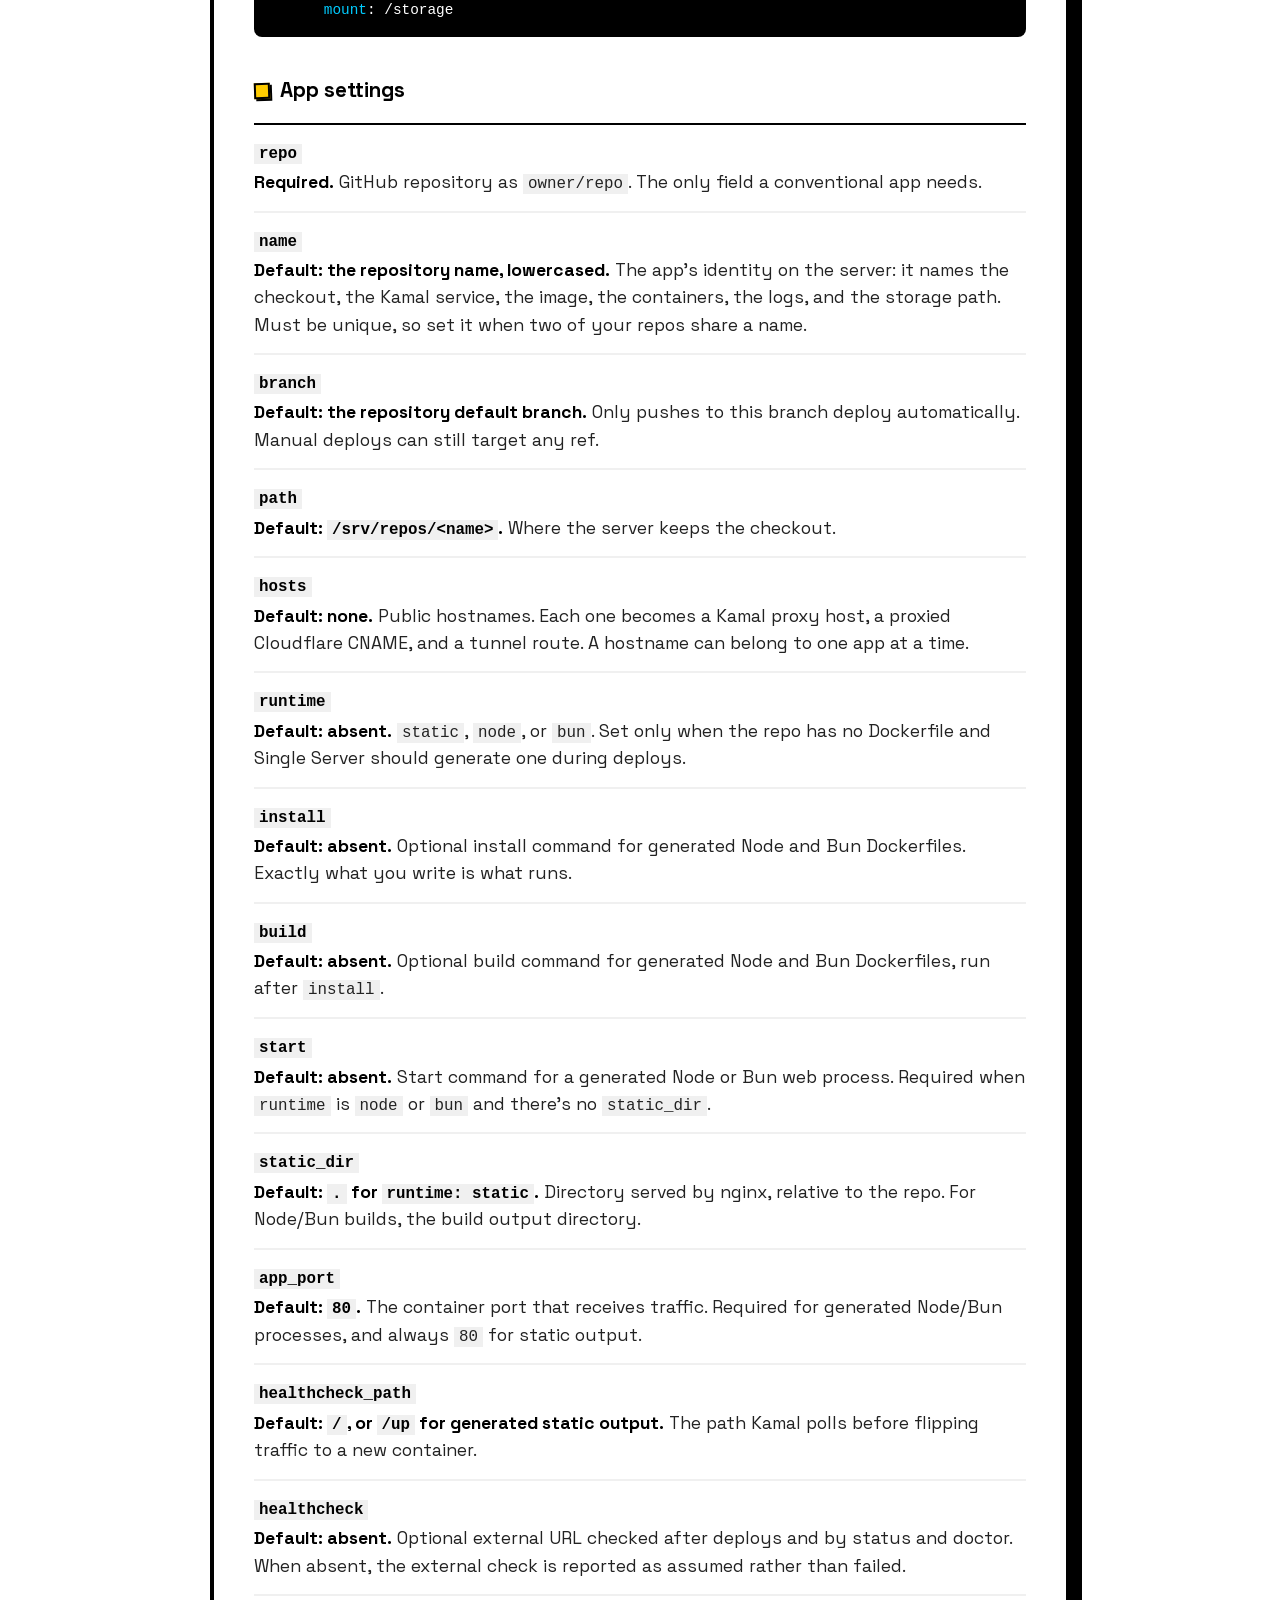
<file: www/docs/index.html>
<!DOCTYPE html>
<html lang="en">
<head>
    <meta charset="UTF-8">
    <meta name="viewport" content="width=device-width, initial-scale=1.0">
    <title>Single Server Docs</title>
    <meta name="description" content="How Single Server works and every command it ships: setup, deploys, domains, env vars, storage, backups, and diagnostics.">
    <meta property="og:type" content="website">
    <meta property="og:site_name" content="Single Server">
    <meta property="og:title" content="Single Server Docs">
    <meta property="og:description" content="How Single Server works and every command it ships: setup, deploys, domains, env vars, storage, backups, and diagnostics.">
    <meta property="og:url" content="https://singleserver.com/docs/">
    <meta property="og:image" content="https://singleserver.com/og-image.png?v=2">
    <meta property="og:image:width" content="1200">
    <meta property="og:image:height" content="630">
    <meta property="og:image:alt" content="The Single Server homepage">
    <meta name="twitter:card" content="summary_large_image">
    <meta name="twitter:title" content="Single Server Docs">
    <meta name="twitter:description" content="How Single Server works and every command it ships: setup, deploys, domains, env vars, storage, backups, and diagnostics.">
    <meta name="twitter:image" content="https://singleserver.com/og-image.png?v=2">
    <meta name="twitter:image:alt" content="The Single Server homepage">
    <link rel="icon" href="/favicon.ico" sizes="any">
    <link rel="icon" type="image/png" sizes="16x16" href="/favicon-16x16.png">
    <link rel="icon" type="image/png" sizes="32x32" href="/favicon-32x32.png">
    <link rel="icon" type="image/png" sizes="48x48" href="/favicon-48x48.png">
    <link rel="apple-touch-icon" sizes="180x180" href="/apple-touch-icon.png">
    <link rel="manifest" href="/site.webmanifest">
    <meta name="theme-color" content="#ffffff">
    <link rel="preload" href="../fonts/space-grotesk.woff2" as="font" type="font/woff2" crossorigin>
    <link rel="stylesheet" href="../style.css">
    <script src="../script.js" defer></script>
    <script data-collect-dnt="true" async src="https://scripts.simpleanalyticscdn.com/latest.js"></script>
</head>
<body class="page-docs">

<main>
    <nav class="site-nav" aria-label="Site">
        <a href="/">home</a>
        <a href="https://github.com/dvassallo/singleserver"><svg viewBox="0 0 24 24" fill="currentColor" aria-hidden="true"><path d="M12 0c-6.626 0-12 5.373-12 12 0 5.302 3.438 9.8 8.207 11.387.599.111.793-.261.793-.577v-2.234c-3.338.726-4.033-1.416-4.033-1.416-.546-1.387-1.333-1.756-1.333-1.756-1.089-.745.083-.729.083-.729 1.205.084 1.839 1.237 1.839 1.237 1.07 1.834 2.807 1.304 3.492.997.107-.775.418-1.305.762-1.604-2.665-.305-5.467-1.334-5.467-5.931 0-1.311.469-2.381 1.236-3.221-.124-.303-.535-1.524.117-3.176 0 0 1.008-.322 3.301 1.23.957-.266 1.983-.399 3.003-.404 1.02.005 2.047.138 3.006.404 2.291-1.552 3.297-1.23 3.297-1.23.653 1.653.242 2.874.118 3.176.77.84 1.235 1.911 1.235 3.221 0 4.609-2.807 5.624-5.479 5.921.43.372.823 1.102.823 2.222v3.293c0 .319.192.694.801.576 4.765-1.589 8.199-6.086 8.199-11.386 0-6.627-5.373-12-12-12z"/></svg>github</a>
    </nav>

    <header>
        <h1><a class="brand-link" href="/" aria-label="Single Server home"><svg class="brand-icon" viewBox="0 0 512 233" fill="currentColor" aria-hidden="true"><path d="M69.8 23.3v23.3h372.4c12.8 0 23.2 10.4 23.3 23.3V163c0 12.8-10.4 23.2-23.3 23.3H69.8c-12.8 0-23.2-10.4-23.3-23.3V69.9C46.6 57 57 46.6 69.8 46.5zV0C31.2 0 0 31.2 0 69.8v93.1c0 38.6 31.2 69.8 69.8 69.8h372.4c38.6 0 69.8-31.3 69.8-69.8V69.8C512 31.2 480.8 0 442.2 0H69.8z"/><rect x="111.7" y="104.7" width="186.2" height="23.3" rx="11.6"/><circle cx="395.6" cy="116.4" r="23.3"/></svg></a><span>docs</span></h1>
        <div
            class="tagline"
            data-slogan-rotator
            data-slogans='["The full manual. It&#39;s not long.","Everything it does, on one page.","Read once, deploy forever.","The FM in RTFM.","Spoiler: git push does most of it.","Ctrl+F counts as navigation.","Shorter than your old deploy script.","The whole CLI in one scroll.","Docs for a tool that mostly disappears.","Feed this page to your agent."]'
        ><span class="tagline-text">The full manual. It's not long.</span></div>
        <nav class="toc" aria-label="Table of contents">
            <span class="toc-label">Contents</span>
            <a href="#quickstart">Quickstart</a>
            <a href="#big-picture">The big picture</a>
            <a href="#deploys">What a push does</a>
            <a href="#commands">Commands</a>
            <a href="#config">Configuration</a>
            <a href="#contract">The app contract</a>
            <a href="#files">Files on your server</a>
            <a href="#troubleshooting">When something breaks</a>
        </nav>
        <p class="lede">Single Server turns one Linux box into the place where all your apps live. This page covers everything it does on your behalf and every command you might use. The commands are few and the conventions are predictable, so most of this you'll read once and never need again.</p>
    </header>

    <section id="quickstart">
        <h2>Quickstart</h2>
        <p>You need a fresh Linux box (Ubuntu, Debian, Amazon Linux 2023, or Rocky Linux 9, on amd64 or arm64) from any provider, root access, and about five minutes. Every command runs on the server.</p>

        <div class="step-list">
            <div>
                <p class="step-title">SSH into the box.</p>
                <div class="code-wrapper">
                    <pre class="code-block">ssh root@&lt;server_ip&gt;</pre>
                    <button class="copy-btn" aria-label="Copy to clipboard">
                        <svg viewBox="0 0 24 24" fill="currentColor"><path d="M16 1H4c-1.1 0-2 .9-2 2v14h2V3h12V1zm3 4H8c-1.1 0-2 .9-2 2v14c0 1.1.9 2 2 2h11c1.1 0 2-.9 2-2V7c0-1.1-.9-2-2-2zm0 16H8V7h11v14z"/></svg>
                    </button>
                </div>
            </div>
            <div>
                <p class="step-title">Run the interactive installer.</p>
                <div class="code-wrapper">
                    <pre class="code-block">curl -fsSL <span class="accent">https://singleserver.com/install.sh</span> | sh</pre>
                    <button class="copy-btn" aria-label="Copy to clipboard">
                        <svg viewBox="0 0 24 24" fill="currentColor"><path d="M16 1H4c-1.1 0-2 .9-2 2v14h2V3h12V1zm3 4H8c-1.1 0-2 .9-2 2v14c0 1.1.9 2 2 2h11c1.1 0 2-.9 2-2V7c0-1.1-.9-2-2-2zm0 16H8V7h11v14z"/></svg>
                    </button>
                </div>
            </div>
            <div>
                <p class="step-title">Add an app.</p>
                <div class="code-wrapper">
                    <pre class="code-block">singleserver add <span class="accent">https://github.com/you/your-app</span></pre>
                    <button class="copy-btn" aria-label="Copy to clipboard">
                        <svg viewBox="0 0 24 24" fill="currentColor"><path d="M16 1H4c-1.1 0-2 .9-2 2v14h2V3h12V1zm3 4H8c-1.1 0-2 .9-2 2v14c0 1.1.9 2 2 2h11c1.1 0 2-.9 2-2V7c0-1.1-.9-2-2-2zm0 16H8V7h11v14z"/></svg>
                    </button>
                </div>
            </div>
            <div>
                <p class="step-title">See where things stand.</p>
                <div class="code-wrapper">
                    <pre class="code-block">singleserver status</pre>
                    <button class="copy-btn" aria-label="Copy to clipboard">
                        <svg viewBox="0 0 24 24" fill="currentColor"><path d="M16 1H4c-1.1 0-2 .9-2 2v14h2V3h12V1zm3 4H8c-1.1 0-2 .9-2 2v14c0 1.1.9 2 2 2h11c1.1 0 2-.9 2-2V7c0-1.1-.9-2-2-2zm0 16H8V7h11v14z"/></svg>
                    </button>
                </div>
            </div>
        </div>

        <p>The installer puts Docker, Kamal, Tailscale, cloudflared, and the singleserver binary on the box, then walks you through three connections: a Tailscale login, a Cloudflare API token, and a one-click GitHub App setup page. Each prompt explains itself, and the installer is safe to rerun if you bail halfway.</p>
        <p>From here on, every push to the configured branch deploys automatically. That was the whole setup.</p>
    </section>

    <section id="big-picture">
        <h2>The big picture</h2>
        <p>There's no magic in here. Single Server is boring, proven tools wired together, plus one small Go binary. Knowing how the pieces relate makes everything else on this page obvious.</p>

        <div class="idea-list">
            <div>
                <strong>Your server is the platform.</strong>
                <p>The daemon, the CLI, Docker, Kamal, the git checkouts, app config, secrets, persistent storage, backups, and logs all live on one machine. When you want to know what's going on, you SSH in and ask.</p>
            </div>
            <div>
                <strong>One binary, two jobs.</strong>
                <p>The singleserver binary runs as a systemd daemon that deploys your apps, and doubles as the CLI you use over SSH. Both read and write the same server-side state, so the CLI always reflects what the daemon actually did.</p>
            </div>
            <div>
                <strong>GitHub triggers, your server deploys.</strong>
                <p>During setup, Single Server creates a GitHub App for you. That's GitHub's own mechanism for giving Single Server limited, revocable access to your repos: you install it once on your account, and it covers every repo you choose. The app sends signed push events, hands the daemon short-lived tokens to fetch the pushed commit, and lets the daemon mark each commit as pending, deployed, or failed. No deploy keys, no GitHub Actions secrets, no per-repo webhooks.</p>
            </div>
            <div>
                <strong>apps.yml is the allowlist.</strong>
                <p>Installing the GitHub App on a repository only grants access. Nothing deploys unless the repo is listed in <code>/etc/singleserver/apps.yml</code>, and pushes deploy only when they land on the app's configured branch. Everything else GitHub sends gets politely ignored.</p>
            </div>
            <div>
                <strong>Tailscale is the private way in.</strong>
                <p>Tailscale SSH gets you into the box without exposing SSH to the public internet. Tailscale Funnel gives GitHub a public URL to reach the daemon's webhook endpoint, so the server itself never needs a domain name or a DNS record.</p>
            </div>
            <div>
                <strong>Cloudflare is the public way in.</strong>
                <p>App domains point at Cloudflare, not at your server. Single Server creates proxied DNS records and a Cloudflare Tunnel, so visitors get TLS, CDN, and DDoS protection at Cloudflare's edge while traffic reaches your apps through the tunnel. The tunnel is an outbound connection from your server, and Kamal's proxy binds to loopback only, so once setup is complete you can block all inbound traffic at the firewall. From then on, the box does not even need a public IP.</p>
            </div>
            <div>
                <strong>Docker and Kamal do the heavy lifting.</strong>
                <p>Every app runs in its own container, built on the server. The image never leaves the box. Kamal starts the container with the new release and flips traffic over once it's healthy, so deploys land with zero downtime and one app's dependency mess can't leak into another.</p>
            </div>
        </div>
    </section>

    <section id="deploys">
        <h2>What a push does</h2>
        <p>This is the loop you'll trigger hundreds of times without thinking about it. For an app without a heavy build step, the whole chain lands in under 5 seconds.</p>

        <div class="flow-box">
            <div class="flow-row">
                <span class="pill">git push</span>
                <span class="connector">&rarr;</span>
                <span class="result">GitHub sends a signed push event to your server through Tailscale Funnel.</span>
            </div>
            <div class="flow-row">
                <span class="pill">verify</span>
                <span class="connector">&rarr;</span>
                <span class="result">The daemon checks the signature, then checks the repo and branch against <code>apps.yml</code>.</span>
            </div>
            <div class="flow-row">
                <span class="pill">checkout</span>
                <span class="connector">&rarr;</span>
                <span class="result">It fetches the exact pushed commit into <code>/srv/repos/&lt;app&gt;</code>.</span>
            </div>
            <div class="flow-row">
                <span class="pill">build</span>
                <span class="connector">&rarr;</span>
                <span class="result">Docker builds the container image on the server. The image never leaves the box.</span>
            </div>
            <div class="flow-row">
                <span class="pill">live</span>
                <span class="connector">&rarr;</span>
                <span class="result">Kamal starts the new container and flips traffic once it passes its healthcheck.</span>
            </div>
            <div class="flow-row">
                <span class="pill">report</span>
                <span class="connector">&rarr;</span>
                <span class="result">The commit gets a pending, success, or failure status on GitHub, with the deploy time.</span>
            </div>
        </div>

        <p>Deploys for the same app run one at a time, in order, so rapid pushes queue up. The first deploy of an app runs <code>kamal setup</code>, and every deploy after that runs <code>kamal redeploy</code>. A deploy that runs past its timeout, 10 minutes by default, is killed and reported as failed. Apps with heavier builds can raise <code>deploy_timeout</code>. And if the app has an external healthcheck URL configured, Single Server polls it after the rollout and fails the deploy if it never comes up.</p>
        <p><code>kamal redeploy</code> does not prune, so old containers, images, and build cache pile up over time. Set <code>cleanup_after_deploy: true</code> on an app to clean up after each successful deploy.</p>
        <p>Manual deploys go through exactly the same path. <code>singleserver deploy</code> exists for redeploys, rollbacks, and staged changes, not as a separate mechanism.</p>
    </section>

    <section id="commands">
        <h2>Commands</h2>
        <p>Everything is a subcommand of <code>singleserver</code>, run on the server over SSH. Commands print aligned check lines as they work, so you can see each step succeed or fail. In the usage lines, <code>&lt;angle brackets&gt;</code> mean required and <code>[square brackets]</code> mean optional.</p>
        <p>The same reference is built into the CLI. Run <code>singleserver help</code> for the grouped command list, and <code>singleserver help &lt;command&gt;</code> or <code>singleserver &lt;command&gt; --help</code> for a command's arguments and options.</p>
        <p>Commands that change the server are interactive when run in a terminal, prompting for anything missing. In scripts, pass <code>--non-interactive</code> or set <code>SINGLESERVER_NON_INTERACTIVE=1</code> and provide every value up front. Missing input becomes an error instead of a prompt.</p>

        <nav class="command-index" aria-label="Command index">
            <div class="command-index-group">
                <a class="command-index-label" href="#setup-commands">Setup</a>
                <div class="command-index-items">
                    <a href="#cmd-install">install</a>
                    <a href="#cmd-connect">connect</a>
                    <a href="#cmd-upgrade">upgrade</a>
                    <a href="#cmd-version">version</a>
                </div>
            </div>
            <div class="command-index-group">
                <a class="command-index-label" href="#app-commands">Apps</a>
                <div class="command-index-items">
                    <a href="#cmd-add">add</a>
                    <a href="#cmd-edit">edit</a>
                    <a href="#cmd-deploy">deploy</a>
                    <a href="#cmd-remove">remove</a>
                </div>
            </div>
            <div class="command-index-group">
                <a class="command-index-label" href="#observe-commands">Monitoring</a>
                <div class="command-index-items">
                    <a href="#cmd-list">list</a>
                    <a href="#cmd-status">status</a>
                    <a href="#cmd-logs">logs</a>
                    <a href="#cmd-inspect">inspect</a>
                    <a href="#cmd-doctor">doctor</a>
                </div>
            </div>
            <div class="command-index-group">
                <a class="command-index-label" href="#resource-commands">Resources</a>
                <div class="command-index-items">
                    <a href="#cmd-domains">domains</a>
                    <a href="#cmd-env">env</a>
                    <a href="#cmd-storage">storage</a>
                    <a href="#cmd-backup">backup</a>
                    <a href="#cmd-restore">restore</a>
                </div>
            </div>
        </nav>

        <h3 id="setup-commands">Setup and repair</h3>
        <div class="command-list">
            <div class="command" id="cmd-install">
                <h4>Install or upgrade everything</h4>
                <div class="code-wrapper">
                    <pre class="code-block">curl -fsSL <span class="accent">https://singleserver.com/install.sh</span> | sh

# or install the edge channel (latest main) instead of the latest release
curl -fsSL <span class="accent">https://singleserver.com/install.sh</span> | SINGLESERVER_CHANNEL=edge sh</pre>
                </div>
                <p>Installs Docker, Kamal, Tailscale, cloudflared, sqlite3, the singleserver binary, the systemd daemon, a local Docker registry, and a deploy user for Kamal. Then it runs first-run setup: connecting Tailscale, Cloudflare, and GitHub, then printing a short summary of what connected and what is left. Rerunning it is safe, since it skips what is already done.</p>
                <ul class="option-list">
                    <li><code>TAILSCALE_AUTHKEY</code><span>Set for unattended installs so Tailscale joins without a browser login.</span></li>
                    <li><code>CLOUDFLARE_API_TOKEN</code><span>Set for unattended installs so Cloudflare connects without a prompt. The token needs DNS and tunnel permissions.</span></li>
                    <li><code>SINGLESERVER_INSTALL_SKIP_FIRST_RUN=1</code><span>Install the software but skip the guided setup, for when you want to run the connect commands yourself.</span></li>
                    <li><code>SINGLESERVER_CHANNEL=edge</code><span>Install the latest build of <code>main</code> (the edge channel) instead of the latest release. The default, stable, installs the latest tagged release and verifies its checksum.</span></li>
                </ul>
            </div>

            <div class="command" id="cmd-connect">
                <h4>Connect Tailscale, Cloudflare, or GitHub</h4>
                <div class="code-wrapper">
                    <pre class="code-block">singleserver connect tailscale [--auth-key &lt;key&gt;] [--hostname &lt;name&gt;]
singleserver connect cloudflare [--account &lt;id&gt;] [--tunnel &lt;name&gt;]
singleserver connect github</pre>
                </div>
                <p>One command wires up each outside service, and rerunning it repairs that service without touching the others. The installer runs all three for you, so you only need them again if a connection breaks or you skipped a step.</p>
                <p><code>connect tailscale</code> brings up Tailscale, enables Tailscale SSH, and starts Tailscale Funnel for the daemon's local port. The resulting <code>https://&lt;host&gt;.&lt;tailnet&gt;.ts.net</code> URL becomes the public address GitHub uses for the setup page and webhooks.</p>
                <ul class="option-list">
                    <li><code>--auth-key &lt;key&gt;</code><span>Use a Tailscale auth key instead of browser login. For unattended installs, make it a tagged key so the node never expires (see below).</span></li>
                    <li><code>--hostname &lt;name&gt;</code><span>Set the Tailscale machine name. Defaults to the server hostname.</span></li>
                    <li><code>--non-interactive</code><span>Never prompt. Missing provider input is reported as pending or failed.</span></li>
                </ul>
                <p>Tailscale node keys expire on a schedule, 180 days by default. When a key expires the box drops off the tailnet, so Funnel stops serving the webhook endpoint and Tailscale SSH stops working, and deploys stop with it. To keep a server online for the long haul, disable key expiry for the machine. After an interactive login, <code>connect tailscale</code> and <code>doctor</code> print a direct link to the machine's page in the Tailscale admin console, where disabling key expiry is one click and needs no tags or API token. For unattended installs, pass a tagged auth key instead: a reusable, non-ephemeral key carrying a tag you have defined in your ACL <code>tagOwners</code>. Tagged nodes never expire, so there is nothing to click later. Either way, <code>doctor</code> keeps warning while the node is still set to expire.</p>
                <p><code>connect cloudflare</code> creates or reuses a Cloudflare Tunnel, stores its credentials, installs the cloudflared systemd service, and prunes tunnel routes for domains that no longer belong to any app. After this, every domain you attach to an app gets a proxied CNAME to the tunnel automatically.</p>
                <ul class="option-list">
                    <li><code>--account &lt;id&gt;</code><span>Cloudflare account id. Only needed if the token can access more than one account.</span></li>
                    <li><code>--tunnel &lt;name&gt;</code><span>Cloudflare Tunnel name. Defaults to a name based on the server hostname.</span></li>
                    <li><code>--non-interactive</code><span>Never prompt. Use with <code>CLOUDFLARE_API_TOKEN</code> for unattended repair.</span></li>
                </ul>
                <p><code>connect github</code> prints the one-time GitHub App setup URL, served by your own daemon through Tailscale Funnel. Opening it in a browser creates the GitHub App with one click and stores its credentials on the server. The app asks for the minimum it needs: repository contents read, commit statuses write, and push events. Install it on all repositories and let <code>apps.yml</code> decide what actually deploys.</p>
            </div>

            <div class="command" id="cmd-upgrade">
                <h4>Upgrade Single Server</h4>
                <div class="code-wrapper">
                    <pre class="code-block">singleserver upgrade [--edge] [--non-interactive]</pre>
                </div>
                <p>Reruns the installer, restarts the daemon, and finishes with doctor so you know the upgrade landed cleanly. Running apps are not touched. In an interactive SSH session, it asks before starting.</p>
                <p>By default it installs the latest tagged release (the <strong>stable</strong> channel) and verifies its checksum. Pass <code>--edge</code> to track the latest build of <code>main</code> instead.</p>
                <ul class="option-list">
                    <li><code>--edge</code><span>Install the latest edge build from <code>main</code> instead of the latest release.</span></li>
                    <li><code>--non-interactive</code><span>Never prompt. Upgrade without asking for confirmation.</span></li>
                </ul>
            </div>

            <div class="command" id="cmd-version">
                <h4>Print the version</h4>
                <div class="code-wrapper">
                    <pre class="code-block">singleserver version</pre>
                </div>
                <p>Prints the installed version, commit, and build date.</p>
            </div>
        </div>

        <h3 id="app-commands">Apps</h3>
        <div class="command-list">
            <div class="command" id="cmd-add">
                <h4>Add an app</h4>
                <div class="code-wrapper">
                    <pre class="code-block">singleserver add <span class="accent">https://github.com/owner/repo</span> [options]</pre>
                </div>
                <p>Adds a repository, verifies the GitHub App can reach it, writes the entry to <code>apps.yml</code>, wires up any domains, stores any environment variables you set, deploys the current branch tip, and runs doctor. In an interactive session it asks only the questions it cannot answer itself, then prints the equivalent flag-based command with <code>--non-interactive</code>. Environment variables are written before that first deploy, so an app that reads a required secret at boot starts cleanly the first time.</p>
                <ul class="option-list">
                    <li><code>--domain &lt;host&gt;</code><span>Public hostname for the app, like <code>app.example.com</code>. Repeat the flag for more than one.</span></li>
                    <li><code>--branch &lt;name&gt;</code> <span class="opt-badge">Default: repo default branch</span><span>Deploy only pushes to this branch.</span></li>
                    <li><code>--name &lt;app&gt;</code> <span class="opt-badge">Default: repo name, lowercased</span><span>Override the app name. Names must be unique on the server.</span></li>
                    <li><code>--runtime static|node|bun</code> <span class="opt-badge req">Required without a Dockerfile</span><span>Generate a temporary Dockerfile during deploys. Repos with their own Dockerfile must omit this.</span></li>
                    <li><code>--install &lt;cmd&gt;</code><span>Optional install command for generated Node and Bun Dockerfiles, such as <code>npm ci</code>.</span></li>
                    <li><code>--build &lt;cmd&gt;</code><span>Optional build command for generated Node and Bun Dockerfiles, such as <code>npm run build</code>.</span></li>
                    <li><code>--start &lt;cmd&gt;</code> <span class="opt-badge req">Required for processes</span><span>Start command for a generated Node or Bun web process. Not used for static output.</span></li>
                    <li><code>--app-port &lt;port&gt;</code> <span class="opt-badge req">Required for processes</span><span>Port the process listens on. Static output always serves on <code>80</code>.</span></li>
                    <li><code>--static-dir &lt;dir&gt;</code> <span class="opt-badge">Default: .</span><span>Directory of static files to serve with nginx, relative to the repo.</span></li>
                    <li><code>--healthcheck-path &lt;path&gt;</code> <span class="opt-badge">Default: / (static: /up)</span><span>Path Kamal polls to decide the new container is ready.</span></li>
                    <li><code>--healthcheck &lt;url&gt;</code><span>Optional public URL checked after each deploy and by status and doctor.</span></li>
                    <li><code>--env KEY=value</code><span>Set an environment variable, stored on the server and injected at deploy. Repeat for more than one.</span></li>
                    <li><code>--deploy-timeout &lt;duration&gt;</code> <span class="opt-badge">Default: 10m</span><span>How long the deploy may run before it is killed, as a Go duration such as <code>20m</code>.</span></li>
                    <li><code>--no-deploy</code><span>Write the config but wait for the next push or a manual deploy.</span></li>
                    <li><code>--non-interactive</code><span>Never prompt. Required values must be supplied as arguments or flags.</span></li>
                </ul>
            </div>

            <div class="command" id="cmd-edit">
                <h4>Edit an app</h4>
                <div class="code-wrapper">
                    <pre class="code-block">singleserver edit &lt;app|owner/repo|github-url&gt; [options]</pre>
                </div>
                <p>Changes an app's settings after it has been added. Run it with no flags in an interactive session and it walks through the current settings, build mode first, then prints the equivalent command. Changes deploy immediately unless you pass <code>--no-deploy</code>.</p>
                <ul class="option-list">
                    <li><code>--dockerfile</code><span>Switch back to the repository Dockerfile and clear any generated runtime settings.</span></li>
                    <li><code>--runtime static|node|bun</code><span>Switch to a generated Dockerfile, with the same companion flags as <code>add</code>.</span></li>
                    <li><code>--branch &lt;name&gt;</code><span>Change which branch deploys automatically.</span></li>
                    <li><code>--healthcheck-path &lt;path&gt;</code><span>Change the container healthcheck path.</span></li>
                    <li><code>--deploy-timeout &lt;duration&gt;</code> <span class="opt-badge">Default: 10m</span><span>Raise or lower the deploy timeout for this app.</span></li>
                    <li><code>--healthcheck &lt;url&gt;</code><span>Set the optional external healthcheck URL.</span></li>
                    <li><code>--no-healthcheck</code><span>Clear the external healthcheck URL. The container healthcheck still runs during deploys.</span></li>
                    <li><code>--no-deploy</code><span>Write the config change without applying it to the running app yet.</span></li>
                    <li><code>--non-interactive</code><span>Never open the editor. Missing settings are an error.</span></li>
                </ul>
            </div>

            <div class="command" id="cmd-deploy">
                <h4>Deploy or roll back</h4>
                <div class="code-wrapper">
                    <pre class="code-block">singleserver deploy [owner/repo|app] [ref]</pre>
                </div>
                <p>Deploys a configured app right now, through the same path a push takes. In an interactive session, omitting the app opens an app picker. With no <code>ref</code> it deploys the tip of the configured branch. Pass a branch, tag, or commit SHA to deploy exactly that.</p>
                <ul class="option-list">
                    <li><code>--non-interactive</code><span>Never prompt. The app name or repository must be supplied.</span></li>
                </ul>
            </div>

            <div class="command" id="cmd-remove">
                <h4>Remove an app</h4>
                <div class="code-wrapper">
                    <pre class="code-block">singleserver remove &lt;app&gt; [--delete-repo] [--delete-storage] [--non-interactive]</pre>
                </div>
                <p>Removes the app's config entry, its Cloudflare DNS records and tunnel routes, and its containers. The repo checkout and persistent storage stay on disk by default, so removing an app never silently deletes data. In an interactive session, Single Server asks about the destructive cleanup flags.</p>
                <ul class="option-list">
                    <li><code>--delete-repo</code><span>Also delete the checkout under <code>/srv/repos</code>.</span></li>
                    <li><code>--delete-storage</code><span>Also delete the persistent storage directory.</span></li>
                    <li><code>--non-interactive</code><span>Never prompt. Only explicit destructive flags delete data.</span></li>
                </ul>
            </div>
        </div>

        <h3 id="observe-commands">Watching things</h3>
        <div class="command-list">
            <div class="command" id="cmd-list">
                <h4>List apps</h4>
                <div class="code-wrapper">
                    <pre class="code-block">singleserver list</pre>
                </div>
                <p>One line per app: repo, branch, domains, current state, and healthcheck setting.</p>
            </div>

            <div class="command" id="cmd-status">
                <h4>Check status</h4>
                <div class="code-wrapper">
                    <pre class="code-block">singleserver status</pre>
                </div>
                <p>The quick operational view: daemon health, then each app's running container, last deploy outcome, and external healthcheck result.</p>
            </div>

            <div class="command" id="cmd-logs">
                <h4>Read logs</h4>
                <div class="code-wrapper">
                    <pre class="code-block">singleserver logs [app] [--runtime] [--daemon] [--follow]</pre>
                </div>
                <p>Shows recent deploy logs, optionally filtered to one app. Two switches change the source: <code>--runtime</code> tails the app's container, and <code>--daemon</code> shows the full Single Server journal. Add <code>--follow</code> to stream live.</p>
            </div>

            <div class="command" id="cmd-inspect">
                <h4>Inspect the generated Kamal config</h4>
                <div class="code-wrapper">
                    <pre class="code-block">singleserver inspect &lt;owner/repo|app&gt;</pre>
                </div>
                <p>Prints the exact Kamal <code>deploy.yml</code> the conventions would produce for an app, without touching anything.</p>
            </div>

            <div class="command" id="cmd-doctor">
                <h4>Run diagnostics</h4>
                <div class="code-wrapper">
                    <pre class="code-block">singleserver doctor [app]</pre>
                </div>
                <p>The deep check. It walks the chain: daemon, config, Docker and buildx, the deploy user and SSH path, the local registry, disk space, Tailscale and Funnel, Cloudflare tunnel routes and DNS records, GitHub App setup, checkout state, recent deploy outcome, and healthchecks.</p>
            </div>
        </div>

        <h3 id="resource-commands">Domains, env vars, storage, backups</h3>
        <div class="command-list">
            <div class="command" id="cmd-domains">
                <h4>Manage domains</h4>
                <div class="code-wrapper">
                    <pre class="code-block">singleserver domains add &lt;app&gt; &lt;domain&gt; [--no-deploy] [--non-interactive]
singleserver domains remove &lt;app&gt; &lt;domain&gt; [--no-deploy] [--non-interactive]
singleserver domains list [app]
singleserver domains verify [app]</pre>
                </div>
                <p>Attaches and detaches public hostnames. <code>add</code> finds the Cloudflare zone that owns the hostname, writes a proxied CNAME to your tunnel, adds the tunnel route, and redeploys the app so Kamal routes the new host. <code>remove</code> undoes all of that.</p>
                <ul class="option-list">
                    <li><code>--no-deploy</code><span>Update config and DNS without redeploying the app yet.</span></li>
                    <li><code>--non-interactive</code><span>Never prompt. App and domain must be supplied for add/remove.</span></li>
                </ul>
            </div>

            <div class="command" id="cmd-env">
                <h4>Manage env vars</h4>
                <div class="code-wrapper">
                    <pre class="code-block">singleserver env set &lt;app&gt; KEY=value [--non-interactive]
singleserver env list &lt;app&gt;
singleserver env unset &lt;app&gt; KEY [--non-interactive]</pre>
                </div>
                <p>App secrets and config live in a per-app env file on the server, never in the repo. Kamal injects them into the container on the next deploy, so <code>set</code> and <code>unset</code> print the deploy command to run when you are ready to apply.</p>
            </div>

            <div class="command" id="cmd-storage">
                <h4>Persistent storage</h4>
                <div class="code-wrapper">
                    <pre class="code-block">singleserver storage enable &lt;app&gt; [--mount /storage] [--path /srv/storage/&lt;app&gt;] [--no-deploy] [--non-interactive]
singleserver storage disable &lt;app&gt; [--delete] [--no-deploy] [--non-interactive]</pre>
                </div>
                <p>Containers are disposable. Storage is not. <code>enable</code> creates a host directory and mounts it into the container at <code>/storage</code>, surviving every deploy. <code>disable</code> detaches it again and redeploys without the mount, keeping the directory on disk unless you pass <code>--delete</code>.</p>
                <ul class="option-list">
                    <li><code>--mount &lt;path&gt;</code> <span class="opt-badge">Default: /storage</span><span>Where the directory appears inside the container.</span></li>
                    <li><code>--path &lt;path&gt;</code> <span class="opt-badge">Default: /srv/storage/&lt;app&gt;</span><span>Where the directory lives on the host.</span></li>
                    <li><code>--delete</code><span>On <code>disable</code>, also remove the host directory and its data. Off by default.</span></li>
                    <li><code>--no-deploy</code><span>Stage the storage change without applying it to the running app yet.</span></li>
                    <li><code>--non-interactive</code><span>Never prompt. The app name must be supplied.</span></li>
                </ul>
            </div>

            <div class="command" id="cmd-backup">
                <h4>Back up an app</h4>
                <div class="code-wrapper">
                    <pre class="code-block">singleserver backup [app] [--non-interactive]</pre>
                </div>
                <p>Snapshots the app's storage into a timestamped <code>.tar.gz</code> under <code>/srv/backups/&lt;app&gt;</code>. SQLite databases are copied through SQLite's own backup API, so they are consistent even while the app is writing. In an interactive session, omitting the app opens an app picker.</p>
            </div>

            <div class="command" id="cmd-restore">
                <h4>Restore a backup</h4>
                <div class="code-wrapper">
                    <pre class="code-block">singleserver restore &lt;app&gt; &lt;backup-id-or-path&gt; [--no-restart] [--non-interactive]</pre>
                </div>
                <p>Stops the app's containers, swaps the storage directory for the chosen backup, keeps the old directory next to it as a safety copy, and starts the containers again. In an interactive session, Single Server summarizes the restore and asks before it proceeds.</p>
                <ul class="option-list">
                    <li><code>--no-restart</code><span>Restore the files without touching containers, for when you have already stopped the app yourself.</span></li>
                    <li><code>--non-interactive</code><span>Never prompt. App and backup id or path must be supplied.</span></li>
                </ul>
            </div>
        </div>
    </section>

    <section id="config">
        <h2>Configuration</h2>
        <p>There is one config file: <code>/etc/singleserver/apps.yml</code>. You'll rarely open it, because <code>add</code>, <code>edit</code>, <code>domains</code>, and <code>storage</code> write it for you. But it's plain YAML on your own disk, and editing it by hand is fully supported. Everything not written down falls back to a convention.</p>
        <p>The shortest possible app is one line.</p>
        <div class="code-wrapper">
            <pre class="code-block">apps:
  - you/your-app</pre>
            <button class="copy-btn" aria-label="Copy to clipboard">
                <svg viewBox="0 0 24 24" fill="currentColor"><path d="M16 1H4c-1.1 0-2 .9-2 2v14h2V3h12V1zm3 4H8c-1.1 0-2 .9-2 2v14c0 1.1.9 2 2 2h11c1.1 0 2-.9 2-2V7c0-1.1-.9-2-2-2zm0 16H8V7h11v14z"/></svg>
            </button>
        </div>
        <p>That gives you: app name <code>your-app</code>, the repository default branch, a checkout under <code>/srv/repos/your-app</code>, the repo's own Dockerfile, and a generated Kamal config. Use a map when an app needs to differ.</p>
        <div class="code-wrapper">
            <pre class="code-block">apps:
  - repo: you/your-app
    branch: production
    hosts:
      - app.example.com
      - www.example.com
    runtime: node
    install: npm ci
    build: npm run build
    static_dir: dist
    healthcheck: <span class="accent">https://app.example.com/up</span>
    storage:
      mount: /storage</pre>
            <button class="copy-btn" aria-label="Copy to clipboard">
                <svg viewBox="0 0 24 24" fill="currentColor"><path d="M16 1H4c-1.1 0-2 .9-2 2v14h2V3h12V1zm3 4H8c-1.1 0-2 .9-2 2v14c0 1.1.9 2 2 2h11c1.1 0 2-.9 2-2V7c0-1.1-.9-2-2-2zm0 16H8V7h11v14z"/></svg>
            </button>
        </div>

        <h3 id="settings">App settings</h3>
        <ul class="settings-list">
            <li><strong><code>repo</code></strong><span class="default">Required.</span> GitHub repository as <code>owner/repo</code>. The only field a conventional app needs.</li>
            <li><strong><code>name</code></strong><span class="default">Default: the repository name, lowercased.</span> The app's identity on the server: it names the checkout, the Kamal service, the image, the containers, the logs, and the storage path. Must be unique, so set it when two of your repos share a name.</li>
            <li><strong><code>branch</code></strong><span class="default">Default: the repository default branch.</span> Only pushes to this branch deploy automatically. Manual deploys can still target any ref.</li>
            <li><strong><code>path</code></strong><span class="default">Default: <code>/srv/repos/&lt;name&gt;</code>.</span> Where the server keeps the checkout.</li>
            <li><strong><code>hosts</code></strong><span class="default">Default: none.</span> Public hostnames. Each one becomes a Kamal proxy host, a proxied Cloudflare CNAME, and a tunnel route. A hostname can belong to one app at a time.</li>
            <li><strong><code>runtime</code></strong><span class="default">Default: absent.</span> <code>static</code>, <code>node</code>, or <code>bun</code>. Set only when the repo has no Dockerfile and Single Server should generate one during deploys.</li>
            <li><strong><code>install</code></strong><span class="default">Default: absent.</span> Optional install command for generated Node and Bun Dockerfiles. Exactly what you write is what runs.</li>
            <li><strong><code>build</code></strong><span class="default">Default: absent.</span> Optional build command for generated Node and Bun Dockerfiles, run after <code>install</code>.</li>
            <li><strong><code>start</code></strong><span class="default">Default: absent.</span> Start command for a generated Node or Bun web process. Required when <code>runtime</code> is <code>node</code> or <code>bun</code> and there's no <code>static_dir</code>.</li>
            <li><strong><code>static_dir</code></strong><span class="default">Default: <code>.</code> for <code>runtime: static</code>.</span> Directory served by nginx, relative to the repo. For Node/Bun builds, the build output directory.</li>
            <li><strong><code>app_port</code></strong><span class="default">Default: <code>80</code>.</span> The container port that receives traffic. Required for generated Node/Bun processes, and always <code>80</code> for static output.</li>
            <li><strong><code>healthcheck_path</code></strong><span class="default">Default: <code>/</code>, or <code>/up</code> for generated static output.</span> The path Kamal polls before flipping traffic to a new container.</li>
            <li><strong><code>healthcheck</code></strong><span class="default">Default: absent.</span> Optional external URL checked after deploys and by status and doctor. When absent, the external check is reported as assumed rather than failed.</li>
            <li><strong><code>deploy_timeout</code></strong><span class="default">Default: 10m.</span> How long a deploy may run before it is killed and reported as failed. A Go duration such as <code>20m</code> or <code>90s</code>.</li>
            <li><strong><code>storage</code></strong><span class="default">Default: absent until enabled.</span> Persistent storage mapping, with optional <code>path</code> (host, default <code>/srv/storage/&lt;name&gt;</code>) and <code>mount</code> (container, default <code>/storage</code>).</li>
            <li><strong><code>cleanup_after_deploy</code></strong><span class="default">Default: <code>false</code>.</span> After a successful deploy and healthcheck, run <code>kamal prune all</code> and <code>docker builder prune -f --filter until=24h</code>. This removes stopped app containers beyond <code>retain_containers</code>, the images only they used, and build cache unused for a day. It never removes Docker volumes, local registry contents, or anything under <code>/srv/storage</code>. A cleanup failure is logged and the deploy still counts as successful.</li>
            <li><strong><code>retain_containers</code></strong><span class="default">Default: <code>2</code> when cleanup is on.</span> How many app containers Kamal keeps when pruning: the current one plus the previous one for rollback. Applies to the generated Kamal config only; a repo with its own <code>config/deploy.yml</code> keeps its own retention.</li>
        </ul>

        <h3 id="dockerfiles">Generated Dockerfiles</h3>
        <p>A repo with a Dockerfile is always used as-is, no questions asked. For everything else, Single Server generates a Dockerfile from your explicit settings at deploy time, uses it for the build, and deletes it afterward. Nothing is committed to your repo. Three types are available.</p>
        <div class="step-list">
            <div>
                <p class="step-title">Static files, already built. nginx serves them.</p>
                <div class="code-wrapper">
                    <pre class="code-block">singleserver add <span class="accent">https://github.com/you/site</span> --runtime static --static-dir dist</pre>
                    <button class="copy-btn" aria-label="Copy to clipboard">
                        <svg viewBox="0 0 24 24" fill="currentColor"><path d="M16 1H4c-1.1 0-2 .9-2 2v14h2V3h12V1zm3 4H8c-1.1 0-2 .9-2 2v14c0 1.1.9 2 2 2h11c1.1 0 2-.9 2-2V7c0-1.1-.9-2-2-2zm0 16H8V7h11v14z"/></svg>
                    </button>
                </div>
            </div>
            <div>
                <p class="step-title">A build step that outputs static files. Build with Node, serve with nginx.</p>
                <div class="code-wrapper">
                    <pre class="code-block">singleserver add <span class="accent">https://github.com/you/site</span> --runtime node --install "npm ci" \
  --build "npm run build" --static-dir dist</pre>
                    <button class="copy-btn" aria-label="Copy to clipboard">
                        <svg viewBox="0 0 24 24" fill="currentColor"><path d="M16 1H4c-1.1 0-2 .9-2 2v14h2V3h12V1zm3 4H8c-1.1 0-2 .9-2 2v14c0 1.1.9 2 2 2h11c1.1 0 2-.9 2-2V7c0-1.1-.9-2-2-2zm0 16H8V7h11v14z"/></svg>
                    </button>
                </div>
            </div>
            <div>
                <p class="step-title">A long-running web process.</p>
                <div class="code-wrapper">
                    <pre class="code-block">singleserver add <span class="accent">https://github.com/you/app</span> --runtime bun --install "bun install" \
  --start "bun run start" --app-port 3000</pre>
                    <button class="copy-btn" aria-label="Copy to clipboard">
                        <svg viewBox="0 0 24 24" fill="currentColor"><path d="M16 1H4c-1.1 0-2 .9-2 2v14h2V3h12V1zm3 4H8c-1.1 0-2 .9-2 2v14c0 1.1.9 2 2 2h11c1.1 0 2-.9 2-2V7c0-1.1-.9-2-2-2zm0 16H8V7h11v14z"/></svg>
                    </button>
                </div>
            </div>
        </div>
        <p>Static output gets an nginx image with sensible behavior: an <code>/up</code> endpoint that answers the healthcheck, single-page-app fallback to <code>index.html</code>, and dotfiles blocked. Generated processes run on <code>node:20-alpine</code> or <code>oven/bun:1-alpine</code>, with <code>PORT</code> set to your app port and, for Node, <code>NODE_ENV=production</code>.</p>

        <h3 id="kamal-defaults">Generated Kamal defaults</h3>
        <p>Repos don't need a Kamal config. If a repo tracks <code>config/deploy.yml</code>, that file wins. Otherwise Single Server writes one for the deploy and removes it after Kamal exits. <code>inspect</code> shows you exactly what it generates, and these are the defaults inside it.</p>
        <ul class="settings-list">
            <li><strong>Service and image</strong><span class="default">The app name.</span> One name everywhere makes containers, images, and logs easy to find.</li>
            <li><strong>Server</strong><span class="default"><code>127.0.0.1</code>, via the deploy user.</span> Kamal keeps its normal SSH deploy model. It just happens to SSH into the same machine.</li>
            <li><strong>Registry</strong><span class="default"><code>127.0.0.1:5555</code>.</span> A local registry container, so images never leave the box.</li>
            <li><strong>Builder</strong><span class="default">Local Docker builder, server architecture.</span> No cross-compilation, no remote builders.</li>
            <li><strong>Proxy</strong><span class="default"><code>ssl: false</code>, forwarded headers on, bound to loopback.</span> Cloudflare terminates TLS at the edge, and the tunnel delivers plain HTTP to Kamal's proxy, which is not reachable from the public internet.</li>
            <li><strong>Healthcheck</strong><span class="default">Poll the healthcheck path every second, 1s timeout.</span> Tight intervals keep zero-downtime swaps fast for small apps.</li>
            <li><strong>Timeouts</strong><span class="default">Deploy 10s, drain 1s.</span> Tuned for small containers that boot fast. A repo-level <code>config/deploy.yml</code> is the escape hatch for apps that need different numbers.</li>
        </ul>
    </section>

    <section id="contract">
        <h2>The app contract</h2>
        <p>If your app serves HTTP on a port, Single Server can run it. That's the whole contract. Everything below is optional, there for the day you need it.</p>
        <div class="flow-box">
            <div class="flow-row">
                <span class="pill">HTTP</span>
                <span class="connector">&rarr;</span>
                <span class="result">Serve requests on one port. Port 80 by convention, or tell Single Server which.</span>
            </div>
            <div class="flow-row">
                <span class="pill">env vars</span>
                <span class="connector">&rarr;</span>
                <span class="result">Need config or secrets? Read env vars. Set them with <code>singleserver env</code>.</span>
            </div>
            <div class="flow-row">
                <span class="pill">/storage</span>
                <span class="connector">&rarr;</span>
                <span class="result">Need files that outlive deploys? Write under the mount from <code>singleserver storage</code>.</span>
            </div>
            <div class="flow-row">
                <span class="pill">healthcheck</span>
                <span class="connector">&rarr;</span>
                <span class="result">Want smarter swaps? Serve a healthcheck path and point <code>--healthcheck-path</code> at it.</span>
            </div>
        </div>
        <p>Notably absent: GitHub Actions workflows, deploy keys, repo secrets, webhook setup, Kamal config, and TLS certificates. Apps stay application code.</p>
    </section>

    <section id="files">
        <h2>Files on your server</h2>
        <p>No hidden state. Everything Single Server knows is in plain files you can read, back up, or move to a new box.</p>
        <table class="files-table">
            <tr>
                <td>/etc/singleserver/apps.yml</td>
                <td>The app allowlist and all app config.</td>
            </tr>
            <tr>
                <td>/etc/singleserver/singleserver.env</td>
                <td>Daemon environment: local port, public Funnel URL, setup token.</td>
            </tr>
            <tr>
                <td>/etc/singleserver/env/&lt;app&gt;.env</td>
                <td>Per-app env vars and secrets, injected on deploy.</td>
            </tr>
            <tr>
                <td>/etc/singleserver/github.json</td>
                <td>GitHub App ID, slug, and webhook secret.</td>
            </tr>
            <tr>
                <td>/etc/singleserver/github.private-key.pem</td>
                <td>GitHub App private key, used to mint short-lived repo tokens.</td>
            </tr>
            <tr>
                <td>/etc/singleserver/tailscale.json</td>
                <td>Tailscale hostname and Funnel URL.</td>
            </tr>
            <tr>
                <td>/etc/singleserver/cloudflare.json</td>
                <td>Cloudflare account, tunnel, and token state.</td>
            </tr>
            <tr>
                <td>/etc/cloudflared/singleserver.yml</td>
                <td>Tunnel ingress routes, one per app domain.</td>
            </tr>
            <tr>
                <td>/srv/repos/&lt;app&gt;</td>
                <td>Git checkout per app, reset to the exact pushed commit on every deploy.</td>
            </tr>
            <tr>
                <td>/srv/storage/&lt;app&gt;</td>
                <td>Persistent app storage, mounted into the container.</td>
            </tr>
            <tr>
                <td>/srv/backups/&lt;app&gt;</td>
                <td>Timestamped storage backups.</td>
            </tr>
            <tr>
                <td>journalctl -u singleserver.service</td>
                <td>Daemon and deploy logs, also reachable through <code>singleserver logs</code>.</td>
            </tr>
        </table>
    </section>

    <section id="troubleshooting">
        <h2>When something breaks</h2>
        <p>A short triage guide, in the order that locates problems fastest.</p>
        <div class="idea-list">
            <div>
                <strong>Start with doctor.</strong>
                <p>Run <code>singleserver doctor</code>. It checks every layer, from the daemon, Docker, and disk to DNS, tunnel routes, GitHub access, and each app's deploy state, and prints one line per check with the reason for any failure. It is read-only and safe to run on a live server. Use it to identify which layer is failing before changing anything.</p>
            </div>
            <div>
                <strong>A deploy failed.</strong>
                <p>A failed deploy does not take your app down: Kamal only moves traffic after the new container passes its healthcheck, so the previous version keeps serving. The commit on GitHub carries the failure status and reason. On the server, <code>singleserver logs &lt;app&gt;</code> has the full build and rollout output, and <code>singleserver logs &lt;app&gt; --runtime</code> shows your app's own output if the container started and then failed its healthcheck. Once the cause is fixed, push again or run <code>singleserver deploy &lt;app&gt;</code>. To return to a known good release immediately, deploy its commit directly: <code>singleserver deploy &lt;app&gt; &lt;sha&gt;</code>.</p>
            </div>
            <div>
                <strong>A deploy timed out.</strong>
                <p>Deploys may run for 10 minutes by default, covering the fetch, the image build, and the rollout. Past the limit the deploy is killed and reported as failed, and the running version keeps serving. Apps with heavier builds can raise the limit: set <code>deploy_timeout</code> in <code>apps.yml</code> to a Go duration such as <code>20m</code>, or pass <code>--deploy-timeout</code> to <code>add</code> or <code>edit</code>.</p>
            </div>
            <div>
                <strong>An app is unhealthy.</strong>
                <p><code>singleserver status</code> shows each app's container state, last deploy outcome, and healthcheck result. <code>singleserver logs &lt;app&gt; --runtime --follow</code> streams the container's output live. If the app needs a restart rather than a code fix, redeploying the current commit with <code>singleserver deploy &lt;app&gt;</code> replaces the container with zero downtime.</p>
            </div>
            <div>
                <strong>GitHub, Cloudflare, or Tailscale stopped working.</strong>
                <p>Pushes that stop deploying point at GitHub. Domains that stop serving point at Cloudflare. SSH trouble points at Tailscale. Rerun <code>singleserver connect</code> with the affected service to re-establish it: each connection repairs independently, none of them disturb running apps, and against a healthy connection the command verifies it and changes nothing.</p>
            </div>
            <div>
                <strong>Going deeper.</strong>
                <p>Everything underneath is standard and inspectable: <code>docker ps</code> for containers, <code>journalctl -u singleserver.service</code> for the daemon, and the tailscaled and cloudflared services log through systemd as usual. Whatever you find, you are debugging well-documented tools on a machine you fully control.</p>
            </div>
        </div>
    </section>

    <footer>
        <p>MIT License - <a href="/">Home</a> - <a href="https://github.com/dvassallo/singleserver">GitHub</a></p>
    </footer>
</main>


</body>
</html>
</file>
<file: www/style.css>
/* Single Server site styles: shared base, then page-scoped sections. */

/* Font */

@font-face {
    font-family: 'Space Grotesk';
    font-style: normal;
    font-weight: 300 700;
    font-display: swap;
    src: url('fonts/space-grotesk.woff2') format('woff2');
}

/* Arial, width-matched to Space Grotesk so a late font swap doesn't reflow */
@font-face {
    font-family: 'Space Grotesk Fallback';
    src: local('Arial');
    size-adjust: 106%;
}

/* Tokens and reset */

:root {
    --primary: #FF3366;
    --secondary: #00CCFF;
    --tertiary: #FFCC00;
    --highlight: #f0f0f0;
    --ink: #000;
}

* { margin: 0; padding: 0; box-sizing: border-box; }

html { scroll-behavior: smooth; }

/* Base */

body {
    font-family: 'Space Grotesk', 'Space Grotesk Fallback', system-ui, sans-serif;
    line-height: 1.5;
    padding: 40px 20px;
    color: var(--ink);
    background: #fff;
}

main {
    max-width: 860px;
    width: 100%;
    margin: 0 auto;
    border: 4px solid var(--ink);
    box-shadow: 12px 12px 0 var(--ink);
    padding: 40px;
    background: #fff;
    position: relative;
    overflow-wrap: break-word;
}

section { scroll-margin-top: 24px; }

p {
    font-size: 1.1rem;
    line-height: 1.6;
    color: #222;
}

code,
pre {
    font-family: ui-monospace, SFMono-Regular, Menlo, Consolas, monospace;
}

code {
    font-size: 0.9em;
    background: var(--highlight);
    padding: 1px 5px;
}

p code,
li code {
    overflow-wrap: anywhere;
}

/* Header lockup */

h1 {
    font-size: 4rem;
    line-height: 0.9;
    margin-bottom: 20px;
    font-weight: 700;
    text-transform: lowercase;
    display: flex;
    align-items: center;
    gap: 16px;
}

.brand-icon {
    display: block;
    height: 0.525em;
    aspect-ratio: 512 / 233;
    flex: 0 0 auto;
    transform: translateY(0.078em);
}

.brand-wordmark { white-space: nowrap; }

.brand-link {
    display: block;
    flex: 0 0 auto;
    color: var(--ink);
    transition: color 0.15s;
}

.brand-link:hover,
.brand-link.is-hopping { color: var(--primary); }

.brand-link.is-hopping .brand-icon {
    animation: logo-wiggle 750ms cubic-bezier(.2, 1.2, .2, 1);
}

@keyframes logo-wiggle {
    0% { transform: translateY(0.078em) rotate(0deg) scale(1); }
    40% { transform: translateY(-0.07em) rotate(-8deg) scale(1.16); }
    72% { transform: translateY(0.1em) rotate(3deg) scale(0.98); }
    100% { transform: translateY(0.078em) rotate(0deg) scale(1); }
}

.site-nav {
    position: absolute;
    top: 40px;
    right: 40px;
    display: flex;
    gap: 10px;
}

.site-nav a {
    display: inline-flex;
    align-items: center;
    gap: 7px;
    font-weight: 700;
    text-transform: lowercase;
    color: var(--ink);
    text-decoration: none;
    border: 2px solid var(--ink);
    box-shadow: 3px 3px 0 var(--highlight);
    background: #fff;
    padding: 3px 12px;
}

.site-nav svg {
    width: 17px;
    height: 17px;
    display: block;
}

.site-nav a:hover { background: var(--tertiary); }

.tagline {
    font-weight: 700;
    font-size: 1.5rem;
    line-height: 1.15;
    background: var(--tertiary);
    display: inline-block;
    padding: 5px 10px;
    transform: rotate(-1deg);
    border: 2px solid var(--ink);
    box-shadow: 4px 4px 0 var(--ink);
    min-height: calc(1.5rem * 1.15 + 14px);
    width: min(100%, 560px);
    max-width: 100%;
    overflow: hidden;
    position: relative;
    vertical-align: top;
}

.lede {
    font-size: 1.1rem;
    line-height: 1.6;
    margin-top: 28px;
}

/* Headings */

h2 {
    font-size: 1.8rem;
    line-height: 1.2;
    display: inline-block;
    text-transform: uppercase;
    border-bottom: 4px solid var(--primary);
    max-width: 100%;
}

h3 {
    font-size: 1.3rem;
    margin: 38px 0 14px;
    display: flex;
    align-items: center;
    gap: 10px;
    scroll-margin-top: 24px;
}

h3::before,
.how-item strong::before {
    content: "";
    width: 12px;
    height: 12px;
    flex: 0 0 auto;
    background: var(--tertiary);
    border: 2px solid var(--ink);
    box-shadow: 2px 2px 0 var(--ink);
    transform: rotate(-2deg);
}

/* Code blocks */

.code-wrapper { position: relative; }

.code-block {
    display: block;
    background: var(--ink);
    color: #fff;
    padding: 15px 48px 15px 18px;
    font-size: 0.9rem;
    border-radius: 8px;
    overflow-x: auto;
    white-space: pre;
    line-height: 1.6;
}

.code-block .accent,
.code-block .tok-url,
.code-block .tok-key { color: var(--secondary); }

.code-block .muted,
.code-block .tok-comment { color: #888; }

.code-block .tok-flag { color: var(--tertiary); }

.code-block .tok-ph { color: #969696; }

.copy-btn {
    position: absolute;
    top: 12px;
    right: 10px;
    background: rgba(255, 255, 255, 0.1);
    border: 1px solid rgba(255, 255, 255, 0.2);
    border-radius: 4px;
    color: #fff;
    cursor: pointer;
    opacity: 0;
    transition: all 0.2s;
    padding: 6px;
    display: flex;
    align-items: center;
    justify-content: center;
}

.code-wrapper:hover .copy-btn { opacity: 1; }

.copy-btn:hover {
    background: rgba(255, 255, 255, 0.2);
    border-color: #fff;
}

.copy-btn svg { width: 16px; height: 16px; display: block; }

/* Flow box */

.flow-box {
    background: var(--highlight);
    padding: 24px;
    border: 2px solid var(--ink);
    margin: 15px 0 20px;
    box-shadow: 8px 8px 0 rgba(0, 0, 0, 0.1);
}

.flow-row {
    display: grid;
    grid-template-columns: 150px 42px 1fr;
    align-items: center;
    gap: 16px;
    margin-bottom: 16px;
}

.flow-row:last-child { margin-bottom: 0; }

.pill {
    font-family: ui-monospace, SFMono-Regular, Menlo, Consolas, monospace;
    font-weight: 700;
    font-size: 1rem;
    background: #fff;
    padding: 6px 10px;
    border: 2px solid var(--ink);
    text-align: center;
    min-height: 36px;
}

.connector {
    color: var(--primary);
    font-weight: 900;
    font-size: 1.2rem;
    text-align: center;
}

.result {
    font-weight: 700;
    font-size: 1.1rem;
}

.result code { background: #fff; }

/* Footer */

footer {
    margin-top: 80px;
    font-size: 0.9rem;
    color: #666;
    text-align: center;
    border-top: 2px solid #eee;
    padding-top: 30px;
}

footer a {
    color: var(--ink);
    text-decoration: none;
    border-bottom: 3px solid var(--primary);
}

footer a:hover { border-color: var(--secondary); }

/* Home page */

.page-home section { margin-top: 22px; }

.page-home h2 { margin: 40px 0 20px; }

.tagline[data-slogan-rotator] {
    cursor: pointer;
    user-select: none;
}

.tagline-text {
    display: inline-block;
    will-change: transform, opacity, filter;
}

.tagline.is-changing {
    animation: badge-bump 650ms cubic-bezier(.2, 1.2, .2, 1);
}

.tagline.is-changing .tagline-text {
    animation: slogan-swap 650ms cubic-bezier(.2, 1.2, .2, 1);
}

@keyframes slogan-swap {
    0% {
        opacity: 1;
        transform: translateY(0) rotate(0deg) skewX(0deg);
        filter: blur(0);
    }
    42% {
        opacity: 0;
        transform: translateY(-140%) rotate(-4deg) skewX(-8deg);
        filter: blur(2px);
    }
    58% {
        opacity: 0;
        transform: translateY(140%) rotate(4deg) skewX(8deg);
        filter: blur(2px);
    }
    100% {
        opacity: 1;
        transform: translateY(0) rotate(0deg) skewX(0deg);
        filter: blur(0);
    }
}

@keyframes badge-bump {
    0%, 100% {
        box-shadow: 4px 4px 0 var(--ink);
        transform: rotate(-1deg) scale(1);
    }
    50% {
        box-shadow: 7px 7px 0 var(--ink);
        transform: rotate(1deg) scale(1.018);
    }
}

.commands-list {
    display: flex;
    flex-direction: column;
    gap: 26px;
    margin-top: 18px;
}

.command-item {
    display: flex;
    flex-direction: column;
    gap: 10px;
}

.step-desc {
    font-size: 1.1rem;
    font-weight: 700;
}

.how-list {
    display: flex;
    flex-direction: column;
    gap: 22px;
    margin-top: 18px;
}

.how-item strong {
    display: flex;
    align-items: center;
    gap: 10px;
    font-size: 1.1rem;
    margin-bottom: 6px;
}

.feature-grid {
    display: grid;
    grid-template-columns: repeat(2, minmax(0, 1fr));
    gap: 16px;
    margin-top: 14px;
}

.feature {
    border: 2px solid var(--ink);
    padding: 18px;
    background: #fff;
    box-shadow: 6px 6px 0 var(--highlight);
}

.feature strong {
    display: block;
    font-size: 1.1rem;
    margin-bottom: 6px;
}

.feature p {
    font-size: 1rem;
    line-height: 1.5;
}

/* Docs page */

.page-docs section { margin-top: 56px; }

.page-docs h2 { margin-bottom: 18px; }

.page-docs p { margin-bottom: 14px; }

.page-docs section > p { max-width: 800px; }

.toc {
    float: right;
    width: 225px;
    margin: 38px 0 24px 32px;
    border: 2px solid var(--ink);
    box-shadow: 5px 5px 0 var(--highlight);
    padding: 14px 16px;
    display: flex;
    flex-direction: column;
    gap: 7px;
    background: #fff;
}

.toc-label {
    font-weight: 700;
    text-transform: uppercase;
    font-size: 1.05rem;
    letter-spacing: 0.04em;
    border-bottom: 3px solid var(--primary);
    align-self: flex-start;
    margin-bottom: 6px;
}

.toc a {
    color: var(--ink);
    font-weight: 700;
    font-size: 0.95rem;
    line-height: 1.35;
    padding: 1px 4px;
    margin: 0 -4px;
    text-decoration: none;
}

.toc a:hover { background: var(--tertiary); }

.page-docs .code-wrapper { margin: 14px 0 20px; }

.command-index {
    display: flex;
    flex-direction: column;
    gap: 12px;
    margin: 18px 0 10px;
    max-width: 800px;
}

.command-index-group {
    display: flex;
    align-items: flex-start;
    gap: 14px;
}

.command-index-label {
    flex: 0 0 100px;
    margin-top: 5px;
    font-weight: 700;
    text-transform: uppercase;
    font-size: 0.85rem;
    letter-spacing: 0.04em;
    color: var(--ink);
    text-decoration: none;
}

.command-index-label:hover { border-bottom: 3px solid var(--primary); }

.command-index-items {
    display: flex;
    flex-wrap: wrap;
    gap: 8px;
}

.command-index-items a {
    font-family: ui-monospace, SFMono-Regular, Menlo, Consolas, monospace;
    font-weight: 700;
    font-size: 0.9rem;
    color: var(--ink);
    text-decoration: none;
    border: 2px solid var(--ink);
    box-shadow: 3px 3px 0 var(--highlight);
    background: #fff;
    padding: 4px 9px;
}

.command-index-items a:hover { background: var(--tertiary); }

.step-list {
    display: flex;
    flex-direction: column;
    gap: 24px;
    margin: 18px 0 24px;
}

.step-list > div {
    display: flex;
    flex-direction: column;
    gap: 8px;
}

.step-list .code-wrapper { margin: 0; }

.page-docs .step-title {
    font-size: 1.1rem;
    font-weight: 700;
    margin: 0;
}

.idea-list {
    display: flex;
    flex-direction: column;
    gap: 22px;
    margin-top: 18px;
}

.idea-list strong {
    display: block;
    font-size: 1.1rem;
    margin-bottom: 6px;
}

.idea-list p {
    margin-bottom: 0;
    max-width: 800px;
}

.command-list {
    display: flex;
    flex-direction: column;
    gap: 40px;
    margin-top: 20px;
}

.command { scroll-margin-top: 24px; }

.command h4 {
    font-size: 1.25rem;
    font-weight: 700;
    line-height: 1.2;
    margin-bottom: 10px;
}

.command .code-wrapper { margin: 0 0 12px; }

.command p {
    margin-bottom: 0;
    max-width: 800px;
}

.command p + p { margin-top: 10px; }

.option-list {
    list-style: none;
    border-left: 4px solid var(--secondary);
    margin: 14px 0 0;
    padding: 4px 0 4px 16px;
    max-width: 780px;
}

.option-list li {
    margin: 0;
    padding: 7px 0;
    font-size: 1.1rem;
    line-height: 1.55;
    color: #222;
}

.option-list code {
    display: inline-block;
    margin-bottom: 4px;
}

.option-list span { display: block; }

.option-list + p { margin-top: 14px; }

.option-list .opt-badge {
    display: inline-block;
    font-size: 0.78rem;
    font-weight: 700;
    border: 2px solid var(--ink);
    background: var(--highlight);
    padding: 0 6px;
    margin-left: 8px;
    vertical-align: 2px;
}

.option-list .opt-badge.req { background: var(--tertiary); }

.settings-list {
    list-style: none;
    margin: 16px 0 0;
    border-top: 2px solid var(--ink);
    max-width: 820px;
}

.settings-list li {
    border-bottom: 2px solid var(--highlight);
    margin: 0;
    padding: 14px 0;
    font-size: 1.1rem;
    line-height: 1.55;
    color: #222;
}

.settings-list strong {
    display: block;
    color: var(--ink);
    margin-bottom: 3px;
}

.settings-list .default {
    font-weight: 700;
    color: var(--ink);
}

.files-table {
    width: 100%;
    border-collapse: collapse;
    margin-top: 18px;
    border-top: 2px solid var(--ink);
}

.files-table td {
    border-bottom: 2px solid var(--highlight);
    padding: 12px 0;
    vertical-align: top;
    font-size: 1rem;
    line-height: 1.55;
    color: #222;
}

.files-table td:first-child {
    font-family: ui-monospace, SFMono-Regular, Menlo, Consolas, monospace;
    font-weight: 700;
    color: var(--ink);
    white-space: nowrap;
    padding-right: 28px;
}

/* Mobile */

@media (max-width: 760px) {
    body { padding: 0; overflow-x: hidden; }

    main {
        padding: 18px;
        border: none;
        box-shadow: none;
    }

    h1 { font-size: 2.5rem; gap: 10px; }

    h2 { font-size: 1.6rem; }

    .site-nav {
        position: static;
        justify-content: flex-end;
        margin-bottom: 20px;
    }

    .tagline {
        font-size: min(1rem, 5vw - 3px);
        min-height: calc(1em * 1.15 + 14px);
    }

    .flow-box { padding: 20px; }

    .flow-row {
        grid-template-columns: 1fr;
        gap: 8px;
    }

    .connector {
        transform: rotate(90deg);
        height: 22px;
    }

    .feature-grid { grid-template-columns: 1fr; }

    .page-docs header {
        display: flex;
        flex-direction: column;
    }

    .toc {
        float: none;
        width: 100%;
        margin: 24px 0 0;
        order: 4;
    }

    .command-index { gap: 24px; }

    .command-index-group {
        flex-direction: column;
        gap: 9px;
    }

    .command-index-label {
        flex: 0 0 auto;
        margin-top: 0;
    }

    .files-table tr {
        display: block;
        border-bottom: 2px solid var(--highlight);
        padding: 12px 0;
    }

    .files-table td {
        display: block;
        border: none;
        padding: 0;
    }

    .files-table td:first-child {
        white-space: normal;
        overflow-wrap: anywhere;
        margin-bottom: 3px;
    }
}

@media (max-width: 360px) {
    h1 { font-size: 2rem; gap: 8px; }
}

@media (prefers-reduced-motion: reduce) {
    .tagline,
    .tagline.is-changing,
    .tagline.is-changing .tagline-text,
    .brand-link.is-hopping .brand-icon {
        animation: none;
    }
}
</file>
